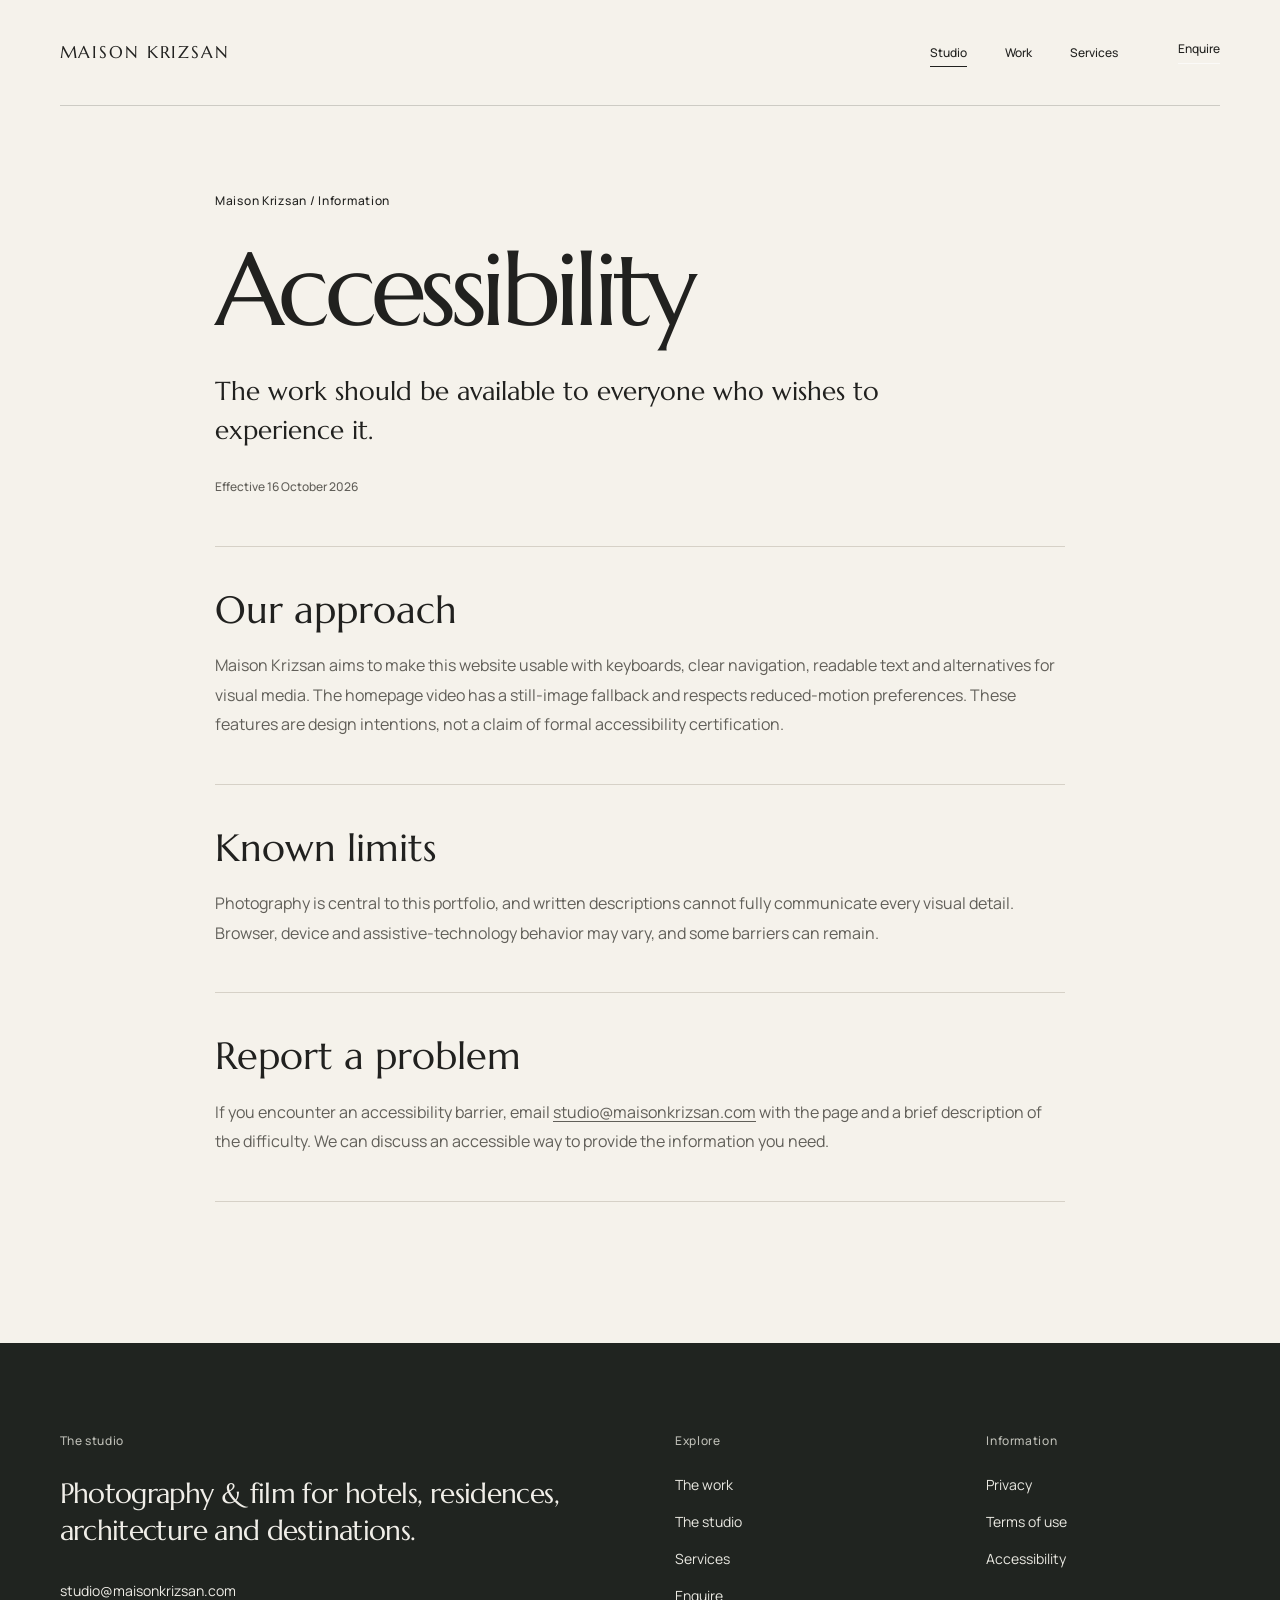
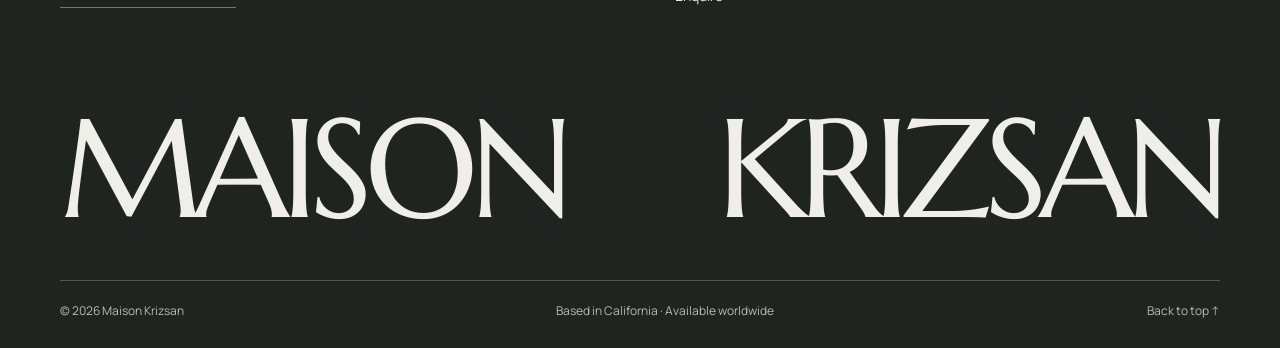
<file: accessibility.html>
<!DOCTYPE html>

<html lang="en"><head><meta charset="utf-8"/><meta content="width=device-width, initial-scale=1" name="viewport"/><meta content="#f5f2eb" name="theme-color"/>
<link href="/assets/favicon.svg" rel="icon" type="image/svg+xml"/><link href="https://fonts.googleapis.com" rel="preconnect"/><link crossorigin="" href="https://fonts.gstatic.com" rel="preconnect"/>
<link href="https://fonts.googleapis.com/css2?family=Marcellus&amp;family=Manrope:wght@400;500;600&amp;display=swap" rel="stylesheet"/><link href="/styles.css" rel="stylesheet"/><script defer="" src="/script.js"></script><title>Accessibility | Maison Krizsan</title><meta content="Accessibility information for the Maison Krizsan photography and film studio." name="description"/><link href="https://maisonkrizsan.com/accessibility.html" rel="canonical"/></head>
<body class="page-policy" id="top"><a class="skip-link" href="#main">Skip to content</a><header class="site-header" id="site-header"><div class="nav-wrap"><a aria-label="Maison Krizsan, homepage" class="nav-wordmark" href="/">MAISON KRIZSAN</a><nav aria-label="Primary navigation" class="nav-desktop"><a data-nav="home" href="/#founder">Studio</a><a data-nav="work" href="/work">Work</a><a href="/#commissions">Services</a></nav><a class="nav-enquire" href="/enquire">Enquire</a><button aria-controls="mobile-nav" aria-expanded="false" aria-label="Open navigation" class="nav-toggle" type="button"><span></span><span></span></button></div><nav aria-label="Mobile navigation" class="mobile-nav" hidden="" id="mobile-nav"><a href="/#founder">Studio</a><a href="/work">Work</a><a href="/#commissions">Services</a><a href="/enquire">Enquire</a></nav></header><main class="policy-main" id="main"><div class="policy-inner"><p class="section-label">Maison Krizsan / Information</p><h1>Accessibility</h1><p class="policy-lead">The work should be available to everyone who wishes to experience it.</p><p class="policy-date">Effective 16 October 2026</p><section class="policy-section"><h2>Our approach</h2><p>Maison Krizsan aims to make this website usable with keyboards, clear navigation, readable text and alternatives for visual media. The homepage video has a still-image fallback and respects reduced-motion preferences. These features are design intentions, not a claim of formal accessibility certification.</p></section>
<section class="policy-section"><h2>Known limits</h2><p>Photography is central to this portfolio, and written descriptions cannot fully communicate every visual detail. Browser, device and assistive-technology behavior may vary, and some barriers can remain.</p></section>
<section class="policy-section"><h2>Report a problem</h2><p>If you encounter an accessibility barrier, email <a href="mailto:studio@maisonkrizsan.com">studio@maisonkrizsan.com</a> with the page and a brief description of the difficulty. We can discuss an accessible way to provide the information you need.</p></section>
</div></main><footer aria-label="Site footer" class="site-footer">
<div class="footer-frame">
<div class="footer-directory">
<div class="footer-about"><p class="footer-eyebrow">The studio</p>
<p class="footer-about-copy">Photography &amp; film for hotels, residences, architecture and destinations.</p>
<a class="footer-mail" href="mailto:studio@maisonkrizsan.com">studio@maisonkrizsan.com</a>
</div>
<nav aria-label="Explore Maison Krizsan" class="footer-links">
<p class="footer-eyebrow">Explore</p>
<a href="/work">The work</a><a href="/#founder">The studio</a><a href="/#commissions">Services</a><a href="/enquire">Enquire</a>
</nav>
<nav aria-label="Policies and accessibility" class="footer-links footer-legal">
<p class="footer-eyebrow">Information</p>
<a href="/privacy.html">Privacy</a><a href="/terms.html">Terms of use</a><a href="/accessibility.html">Accessibility</a>
</nav>
</div>
<a aria-label="Maison Krizsan, return to the homepage" class="footer-wordmark" href="/"><span>MAISON</span><span>KRIZSAN</span></a>
<div class="footer-end"><span>© <span data-year="">2026</span> Maison Krizsan</span><span>Based in California · Available worldwide</span><a href="#top">Back to top ↑</a></div>
</div>
</footer></body></html>
</file>
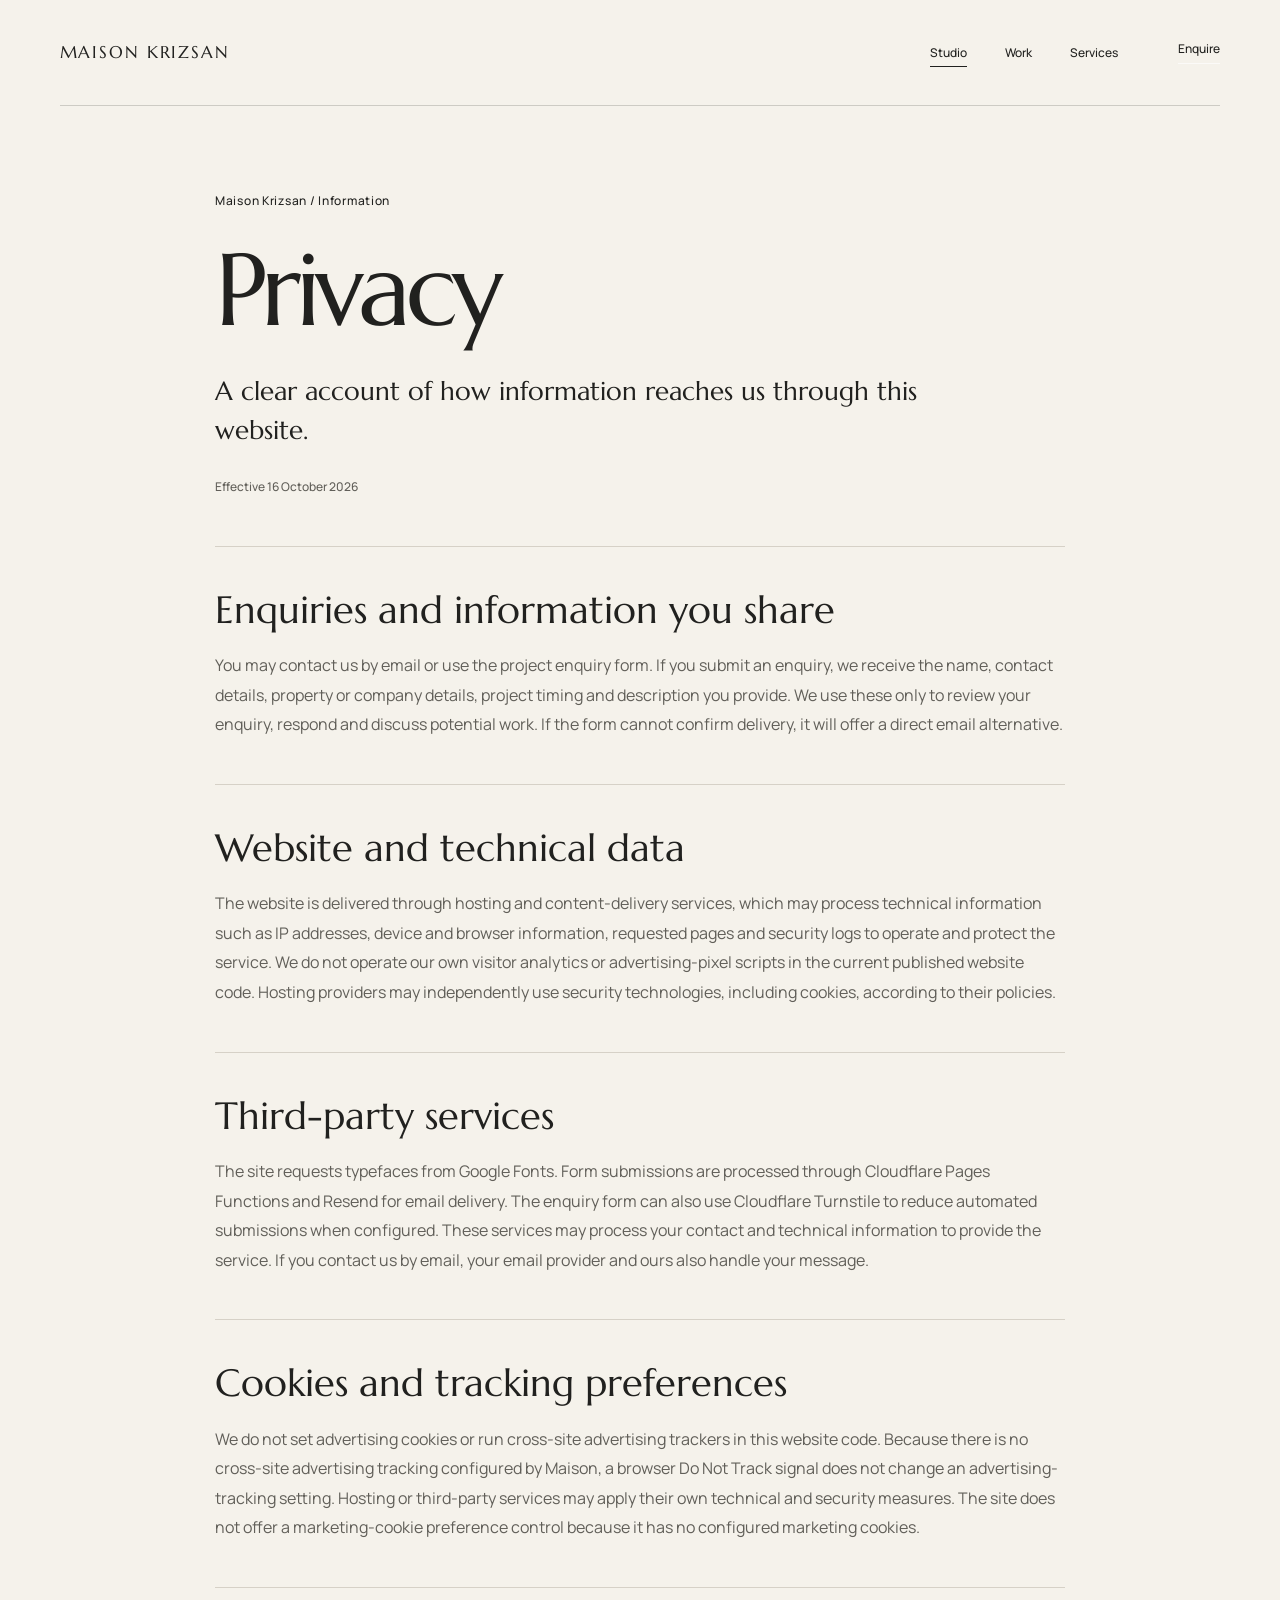
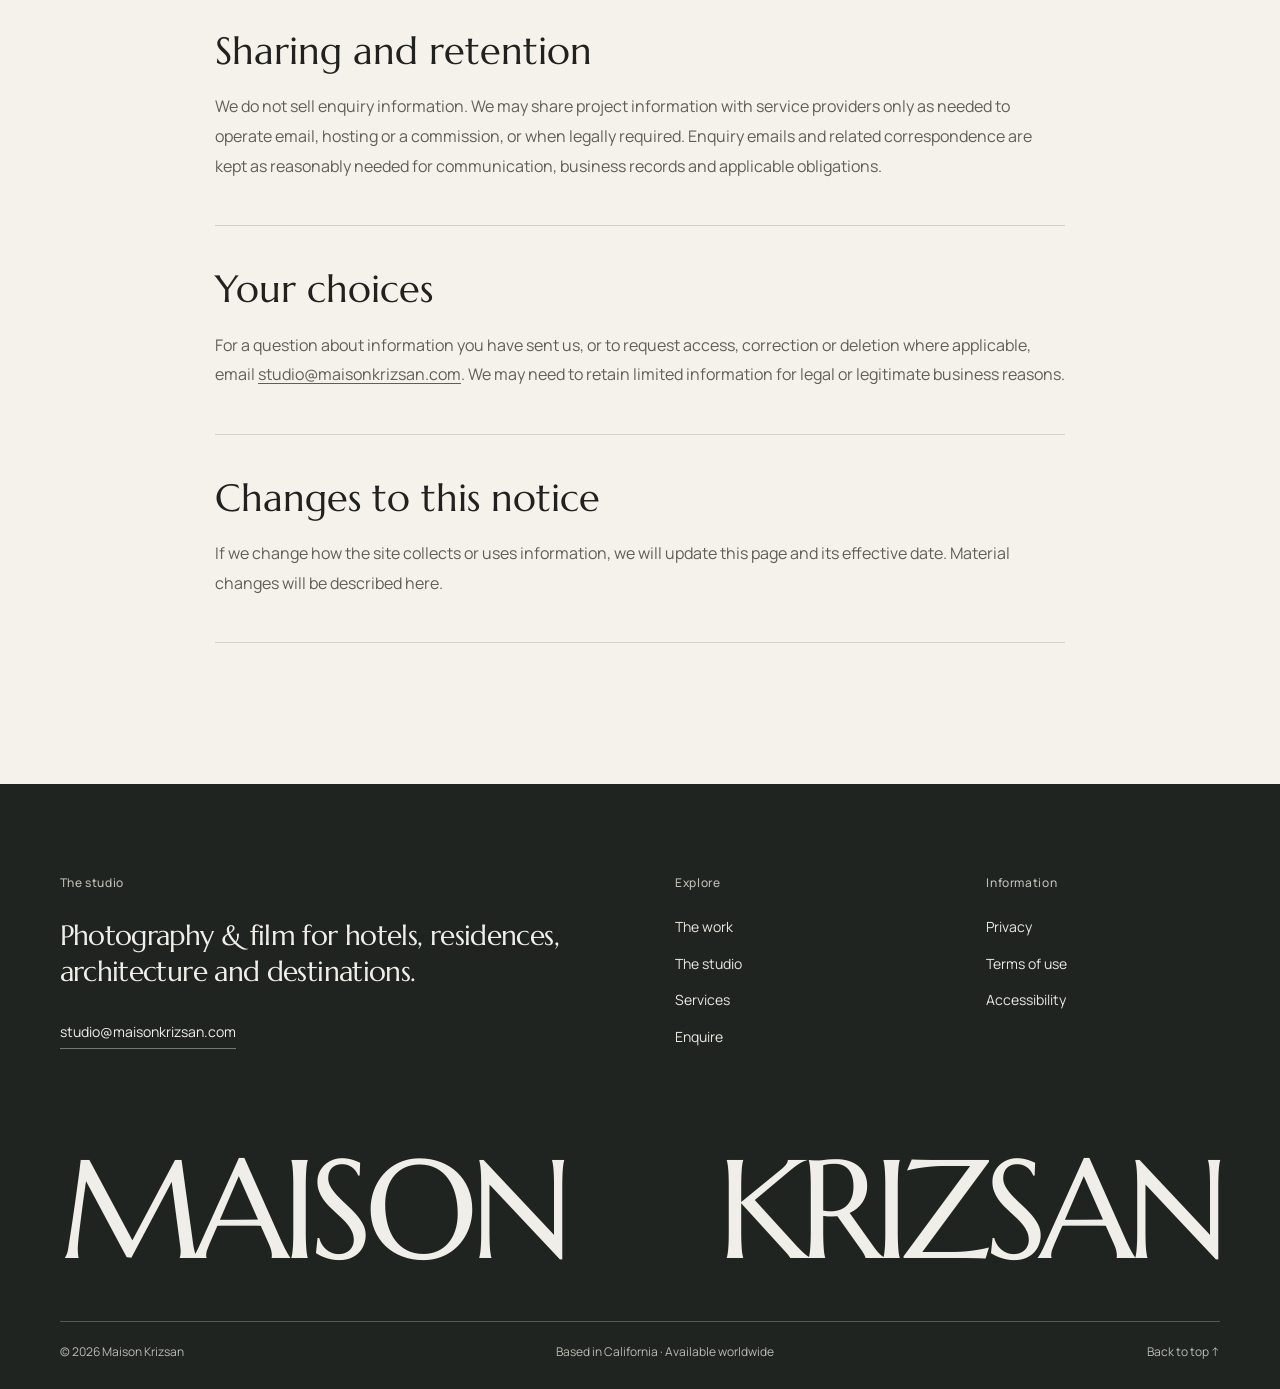
<file: privacy.html>
<!DOCTYPE html>

<html lang="en"><head><meta charset="utf-8"/><meta content="width=device-width, initial-scale=1" name="viewport"/><meta content="#f5f2eb" name="theme-color"/>
<link href="/assets/favicon.svg" rel="icon" type="image/svg+xml"/><link href="https://fonts.googleapis.com" rel="preconnect"/><link crossorigin="" href="https://fonts.gstatic.com" rel="preconnect"/>
<link href="https://fonts.googleapis.com/css2?family=Marcellus&amp;family=Manrope:wght@400;500;600&amp;display=swap" rel="stylesheet"/><link href="/styles.css" rel="stylesheet"/><script defer="" src="/script.js"></script><title>Privacy | Maison Krizsan</title><meta content="Privacy information for the Maison Krizsan photography and film studio." name="description"/><link href="https://maisonkrizsan.com/privacy.html" rel="canonical"/></head>
<body class="page-policy" id="top"><a class="skip-link" href="#main">Skip to content</a><header class="site-header" id="site-header"><div class="nav-wrap"><a aria-label="Maison Krizsan, homepage" class="nav-wordmark" href="/">MAISON KRIZSAN</a><nav aria-label="Primary navigation" class="nav-desktop"><a data-nav="home" href="/#founder">Studio</a><a data-nav="work" href="/work">Work</a><a href="/#commissions">Services</a></nav><a class="nav-enquire" href="/enquire">Enquire</a><button aria-controls="mobile-nav" aria-expanded="false" aria-label="Open navigation" class="nav-toggle" type="button"><span></span><span></span></button></div><nav aria-label="Mobile navigation" class="mobile-nav" hidden="" id="mobile-nav"><a href="/#founder">Studio</a><a href="/work">Work</a><a href="/#commissions">Services</a><a href="/enquire">Enquire</a></nav></header><main class="policy-main" id="main"><div class="policy-inner"><p class="section-label">Maison Krizsan / Information</p><h1>Privacy</h1><p class="policy-lead">A clear account of how information reaches us through this website.</p><p class="policy-date">Effective 16 October 2026</p><section class="policy-section"><h2>Enquiries and information you share</h2><p>You may contact us by email or use the project enquiry form. If you submit an enquiry, we receive the name, contact details, property or company details, project timing and description you provide. We use these only to review your enquiry, respond and discuss potential work. If the form cannot confirm delivery, it will offer a direct email alternative.</p></section>
<section class="policy-section"><h2>Website and technical data</h2><p>The website is delivered through hosting and content-delivery services, which may process technical information such as IP addresses, device and browser information, requested pages and security logs to operate and protect the service. We do not operate our own visitor analytics or advertising-pixel scripts in the current published website code. Hosting providers may independently use security technologies, including cookies, according to their policies.</p></section>
<section class="policy-section"><h2>Third-party services</h2><p>The site requests typefaces from Google Fonts. Form submissions are processed through Cloudflare Pages Functions and Resend for email delivery. The enquiry form can also use Cloudflare Turnstile to reduce automated submissions when configured. These services may process your contact and technical information to provide the service. If you contact us by email, your email provider and ours also handle your message.</p></section>
<section class="policy-section"><h2>Cookies and tracking preferences</h2><p>We do not set advertising cookies or run cross-site advertising trackers in this website code. Because there is no cross-site advertising tracking configured by Maison, a browser Do Not Track signal does not change an advertising-tracking setting. Hosting or third-party services may apply their own technical and security measures. The site does not offer a marketing-cookie preference control because it has no configured marketing cookies.</p></section>
<section class="policy-section"><h2>Sharing and retention</h2><p>We do not sell enquiry information. We may share project information with service providers only as needed to operate email, hosting or a commission, or when legally required. Enquiry emails and related correspondence are kept as reasonably needed for communication, business records and applicable obligations.</p></section>
<section class="policy-section"><h2>Your choices</h2><p>For a question about information you have sent us, or to request access, correction or deletion where applicable, email <a href="mailto:studio@maisonkrizsan.com">studio@maisonkrizsan.com</a>. We may need to retain limited information for legal or legitimate business reasons.</p></section>
<section class="policy-section"><h2>Changes to this notice</h2><p>If we change how the site collects or uses information, we will update this page and its effective date. Material changes will be described here.</p></section>
</div></main><footer aria-label="Site footer" class="site-footer">
<div class="footer-frame">
<div class="footer-directory">
<div class="footer-about"><p class="footer-eyebrow">The studio</p>
<p class="footer-about-copy">Photography &amp; film for hotels, residences, architecture and destinations.</p>
<a class="footer-mail" href="mailto:studio@maisonkrizsan.com">studio@maisonkrizsan.com</a>
</div>
<nav aria-label="Explore Maison Krizsan" class="footer-links">
<p class="footer-eyebrow">Explore</p>
<a href="/work">The work</a><a href="/#founder">The studio</a><a href="/#commissions">Services</a><a href="/enquire">Enquire</a>
</nav>
<nav aria-label="Policies and accessibility" class="footer-links footer-legal">
<p class="footer-eyebrow">Information</p>
<a href="/privacy.html">Privacy</a><a href="/terms.html">Terms of use</a><a href="/accessibility.html">Accessibility</a>
</nav>
</div>
<a aria-label="Maison Krizsan, return to the homepage" class="footer-wordmark" href="/"><span>MAISON</span><span>KRIZSAN</span></a>
<div class="footer-end"><span>© <span data-year="">2026</span> Maison Krizsan</span><span>Based in California · Available worldwide</span><a href="#top">Back to top ↑</a></div>
</div>
</footer></body></html>
</file>
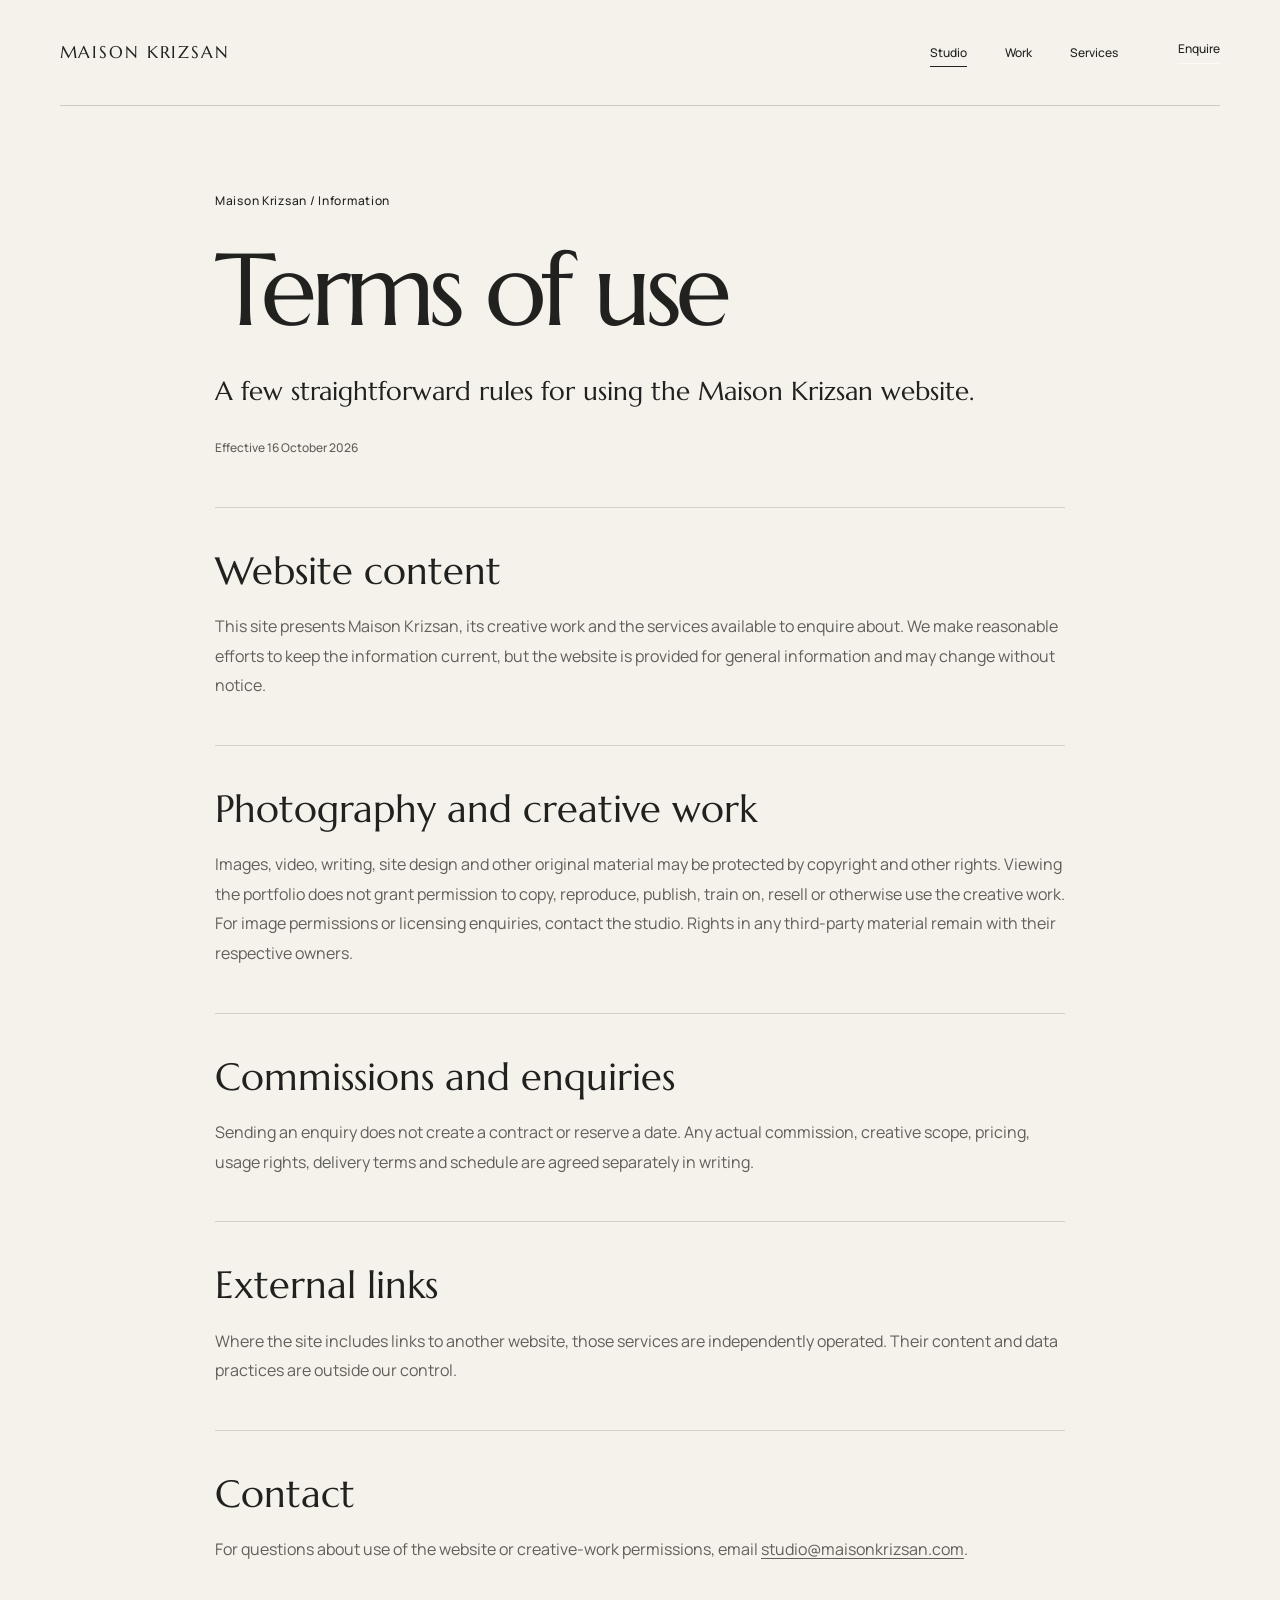
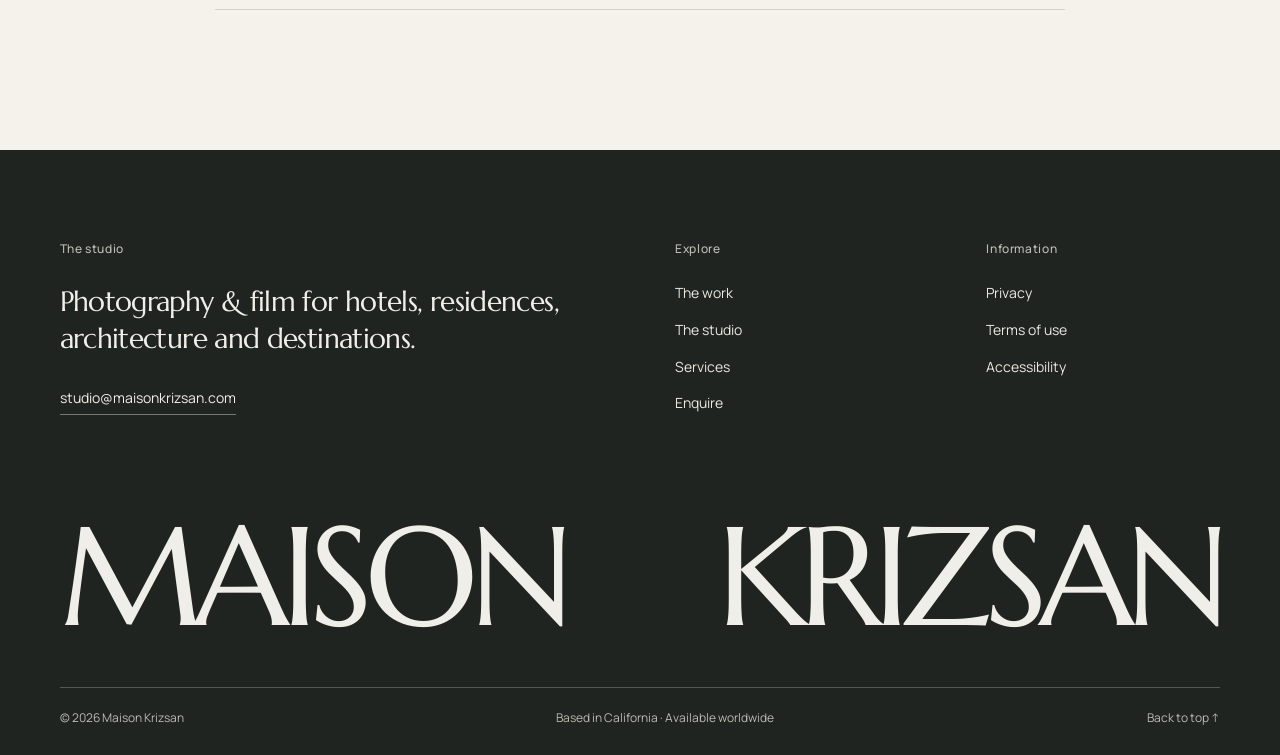
<file: terms.html>
<!DOCTYPE html>

<html lang="en"><head><meta charset="utf-8"/><meta content="width=device-width, initial-scale=1" name="viewport"/><meta content="#f5f2eb" name="theme-color"/>
<link href="/assets/favicon.svg" rel="icon" type="image/svg+xml"/><link href="https://fonts.googleapis.com" rel="preconnect"/><link crossorigin="" href="https://fonts.gstatic.com" rel="preconnect"/>
<link href="https://fonts.googleapis.com/css2?family=Marcellus&amp;family=Manrope:wght@400;500;600&amp;display=swap" rel="stylesheet"/><link href="/styles.css" rel="stylesheet"/><script defer="" src="/script.js"></script><title>Terms of use | Maison Krizsan</title><meta content="Terms of use information for the Maison Krizsan photography and film studio." name="description"/><link href="https://maisonkrizsan.com/terms.html" rel="canonical"/></head>
<body class="page-policy" id="top"><a class="skip-link" href="#main">Skip to content</a><header class="site-header" id="site-header"><div class="nav-wrap"><a aria-label="Maison Krizsan, homepage" class="nav-wordmark" href="/">MAISON KRIZSAN</a><nav aria-label="Primary navigation" class="nav-desktop"><a data-nav="home" href="/#founder">Studio</a><a data-nav="work" href="/work">Work</a><a href="/#commissions">Services</a></nav><a class="nav-enquire" href="/enquire">Enquire</a><button aria-controls="mobile-nav" aria-expanded="false" aria-label="Open navigation" class="nav-toggle" type="button"><span></span><span></span></button></div><nav aria-label="Mobile navigation" class="mobile-nav" hidden="" id="mobile-nav"><a href="/#founder">Studio</a><a href="/work">Work</a><a href="/#commissions">Services</a><a href="/enquire">Enquire</a></nav></header><main class="policy-main" id="main"><div class="policy-inner"><p class="section-label">Maison Krizsan / Information</p><h1>Terms of use</h1><p class="policy-lead">A few straightforward rules for using the Maison Krizsan website.</p><p class="policy-date">Effective 16 October 2026</p><section class="policy-section"><h2>Website content</h2><p>This site presents Maison Krizsan, its creative work and the services available to enquire about. We make reasonable efforts to keep the information current, but the website is provided for general information and may change without notice.</p></section>
<section class="policy-section"><h2>Photography and creative work</h2><p>Images, video, writing, site design and other original material may be protected by copyright and other rights. Viewing the portfolio does not grant permission to copy, reproduce, publish, train on, resell or otherwise use the creative work. For image permissions or licensing enquiries, contact the studio. Rights in any third-party material remain with their respective owners.</p></section>
<section class="policy-section"><h2>Commissions and enquiries</h2><p>Sending an enquiry does not create a contract or reserve a date. Any actual commission, creative scope, pricing, usage rights, delivery terms and schedule are agreed separately in writing.</p></section>
<section class="policy-section"><h2>External links</h2><p>Where the site includes links to another website, those services are independently operated. Their content and data practices are outside our control.</p></section>
<section class="policy-section"><h2>Contact</h2><p>For questions about use of the website or creative-work permissions, email <a href="mailto:studio@maisonkrizsan.com">studio@maisonkrizsan.com</a>.</p></section>
</div></main><footer aria-label="Site footer" class="site-footer">
<div class="footer-frame">
<div class="footer-directory">
<div class="footer-about"><p class="footer-eyebrow">The studio</p>
<p class="footer-about-copy">Photography &amp; film for hotels, residences, architecture and destinations.</p>
<a class="footer-mail" href="mailto:studio@maisonkrizsan.com">studio@maisonkrizsan.com</a>
</div>
<nav aria-label="Explore Maison Krizsan" class="footer-links">
<p class="footer-eyebrow">Explore</p>
<a href="/work">The work</a><a href="/#founder">The studio</a><a href="/#commissions">Services</a><a href="/enquire">Enquire</a>
</nav>
<nav aria-label="Policies and accessibility" class="footer-links footer-legal">
<p class="footer-eyebrow">Information</p>
<a href="/privacy.html">Privacy</a><a href="/terms.html">Terms of use</a><a href="/accessibility.html">Accessibility</a>
</nav>
</div>
<a aria-label="Maison Krizsan, return to the homepage" class="footer-wordmark" href="/"><span>MAISON</span><span>KRIZSAN</span></a>
<div class="footer-end"><span>© <span data-year="">2026</span> Maison Krizsan</span><span>Based in California · Available worldwide</span><a href="#top">Back to top ↑</a></div>
</div>
</footer></body></html>
</file>
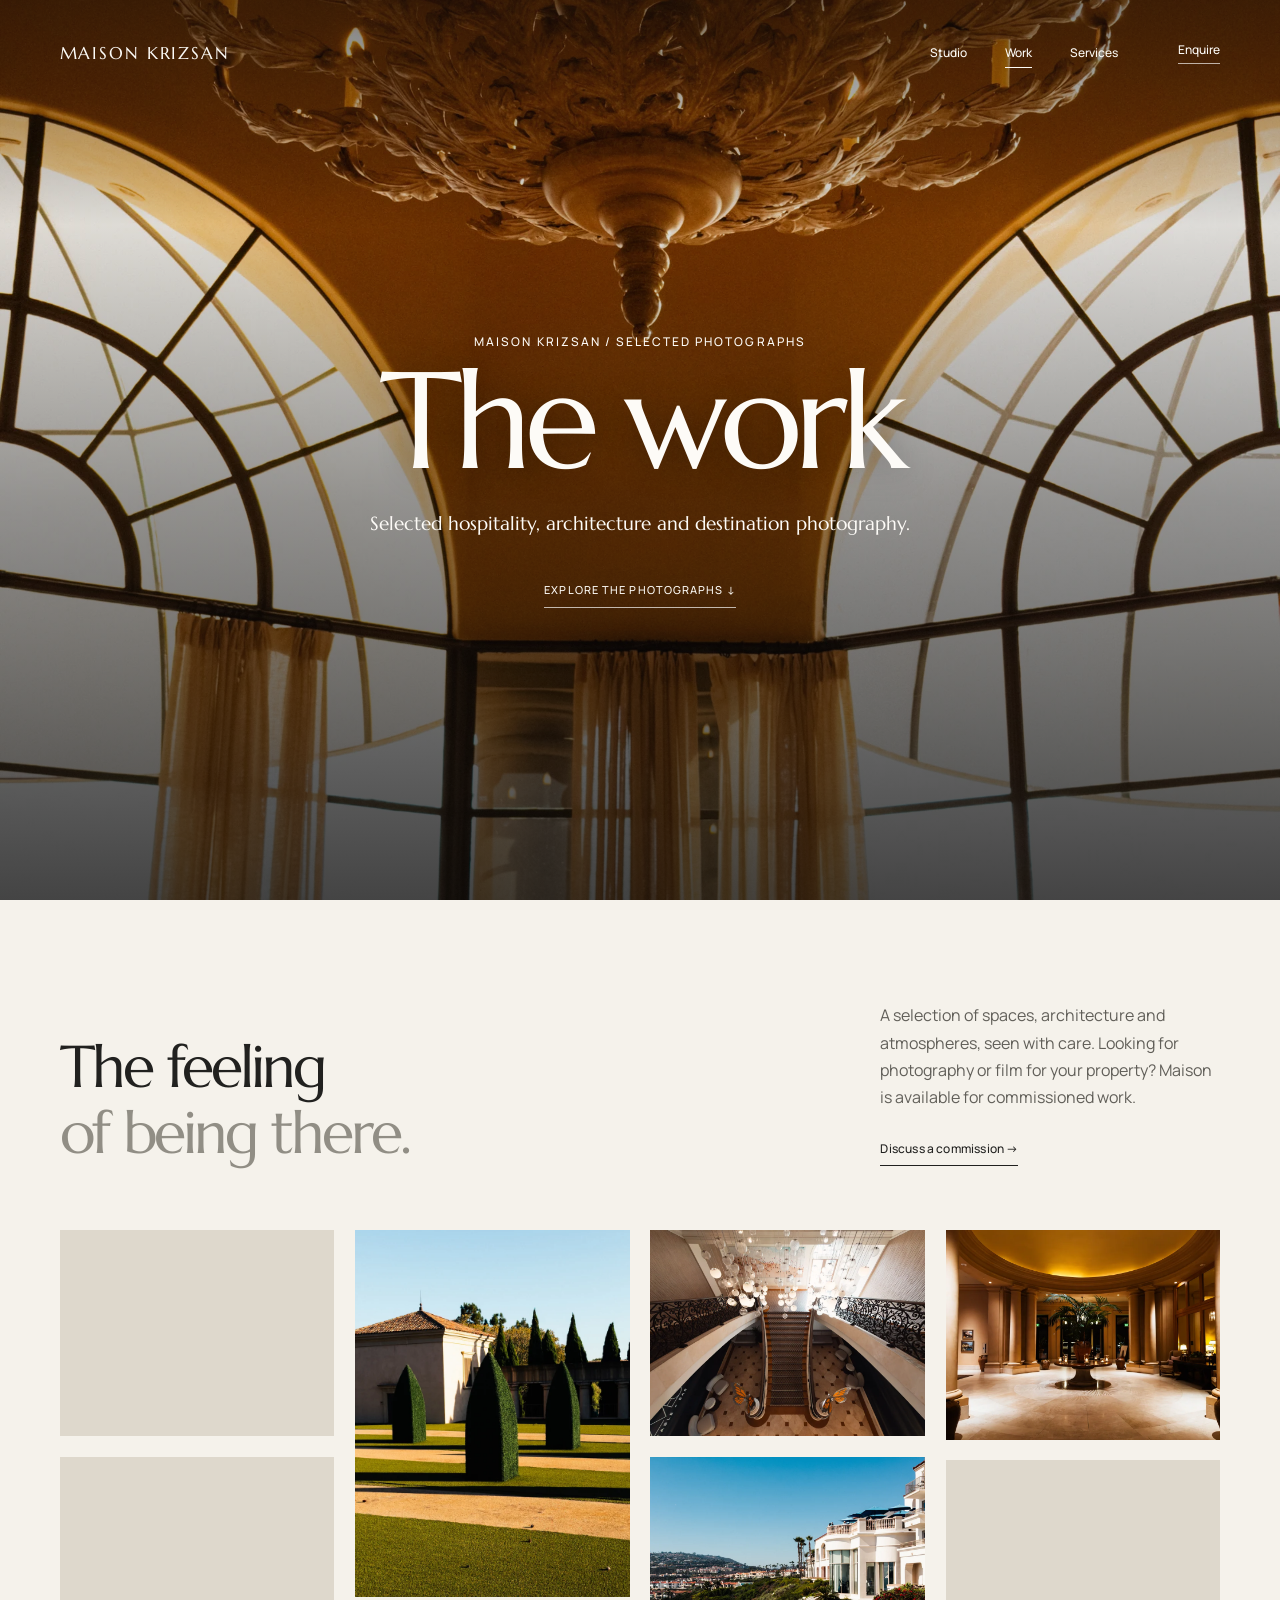
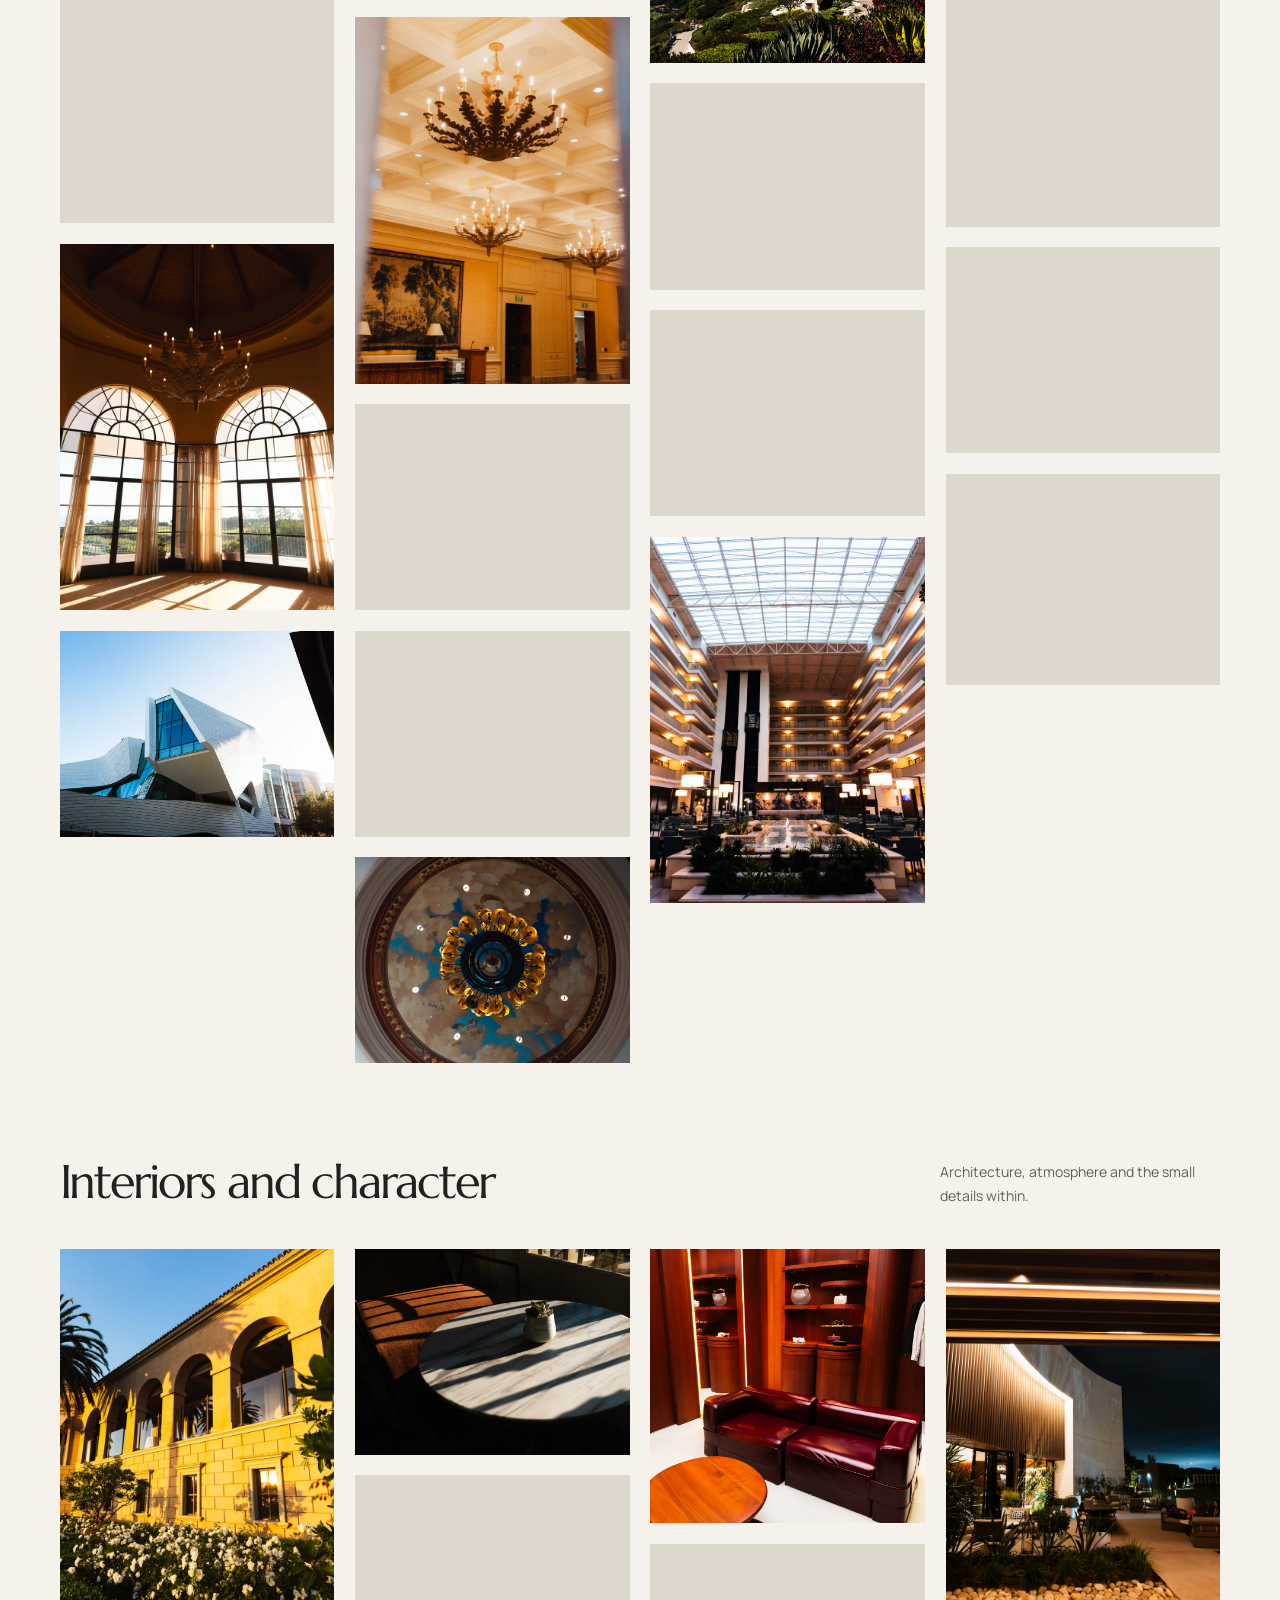
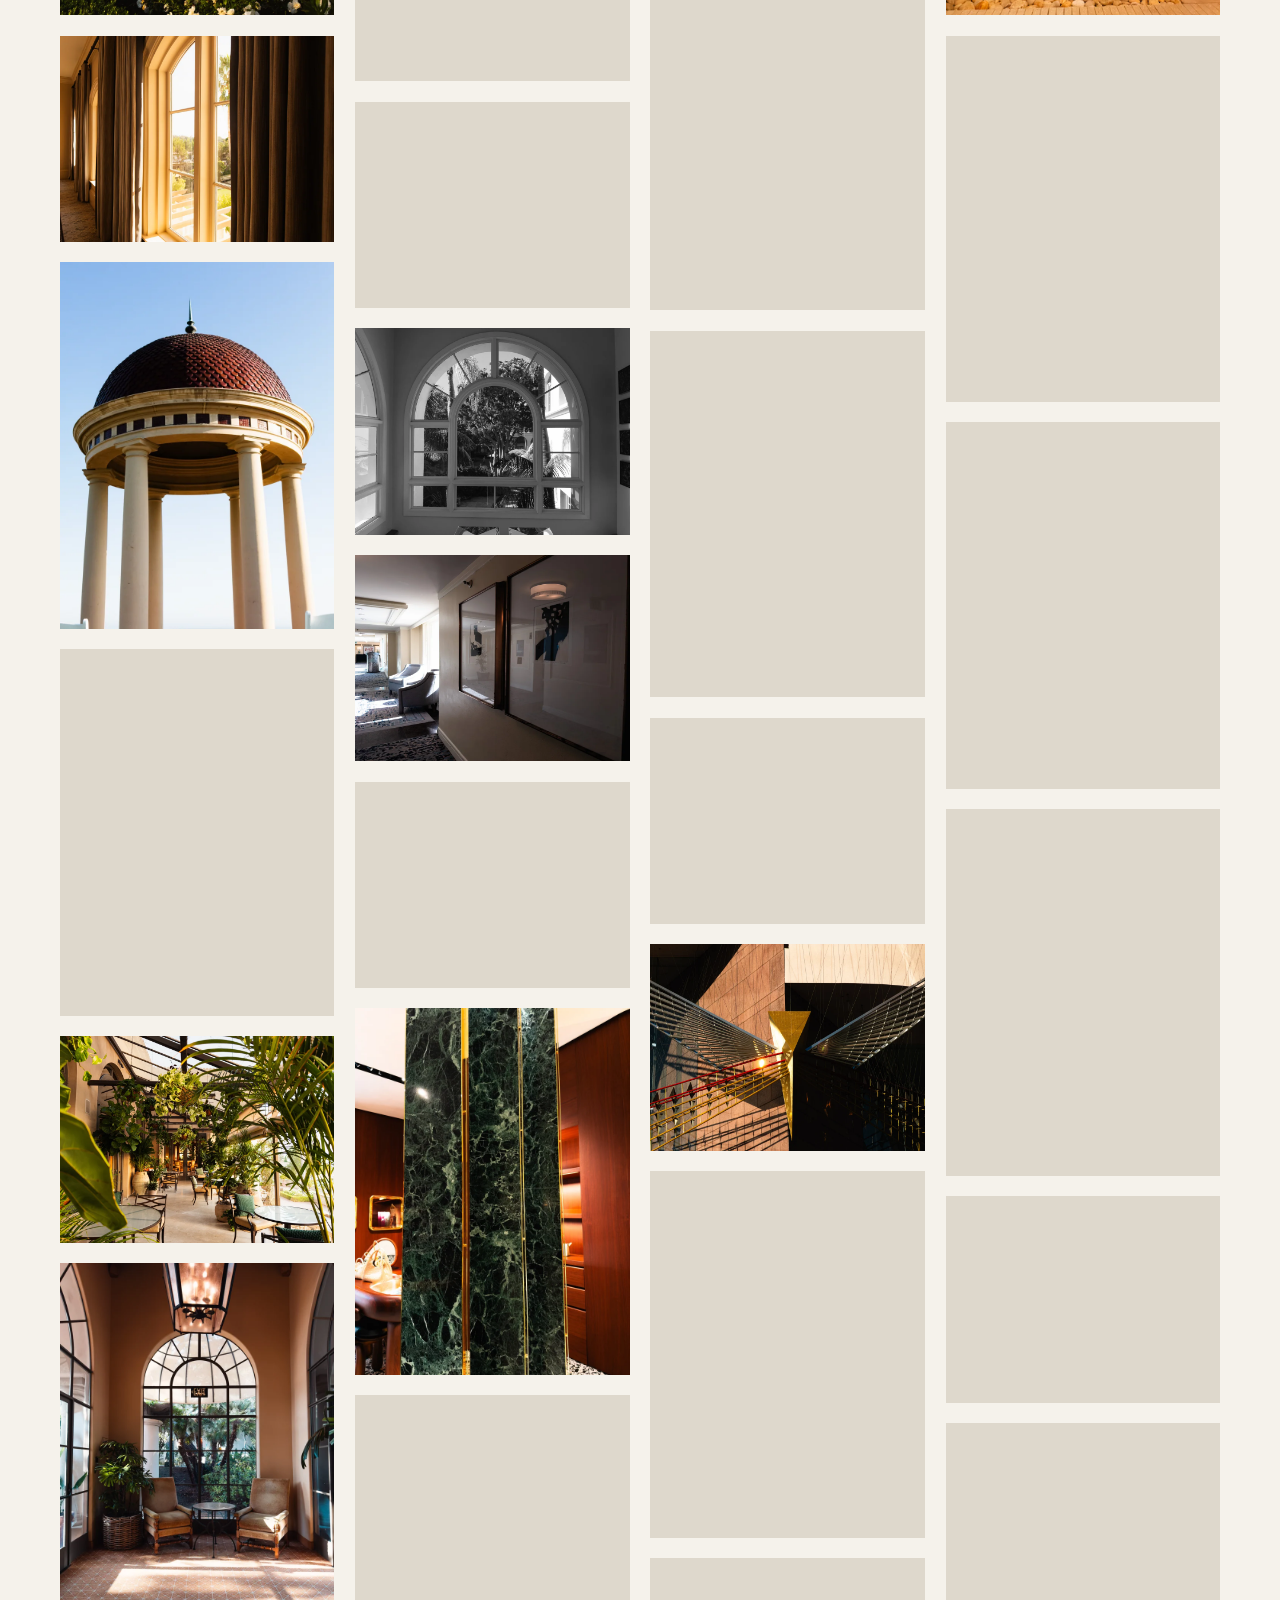
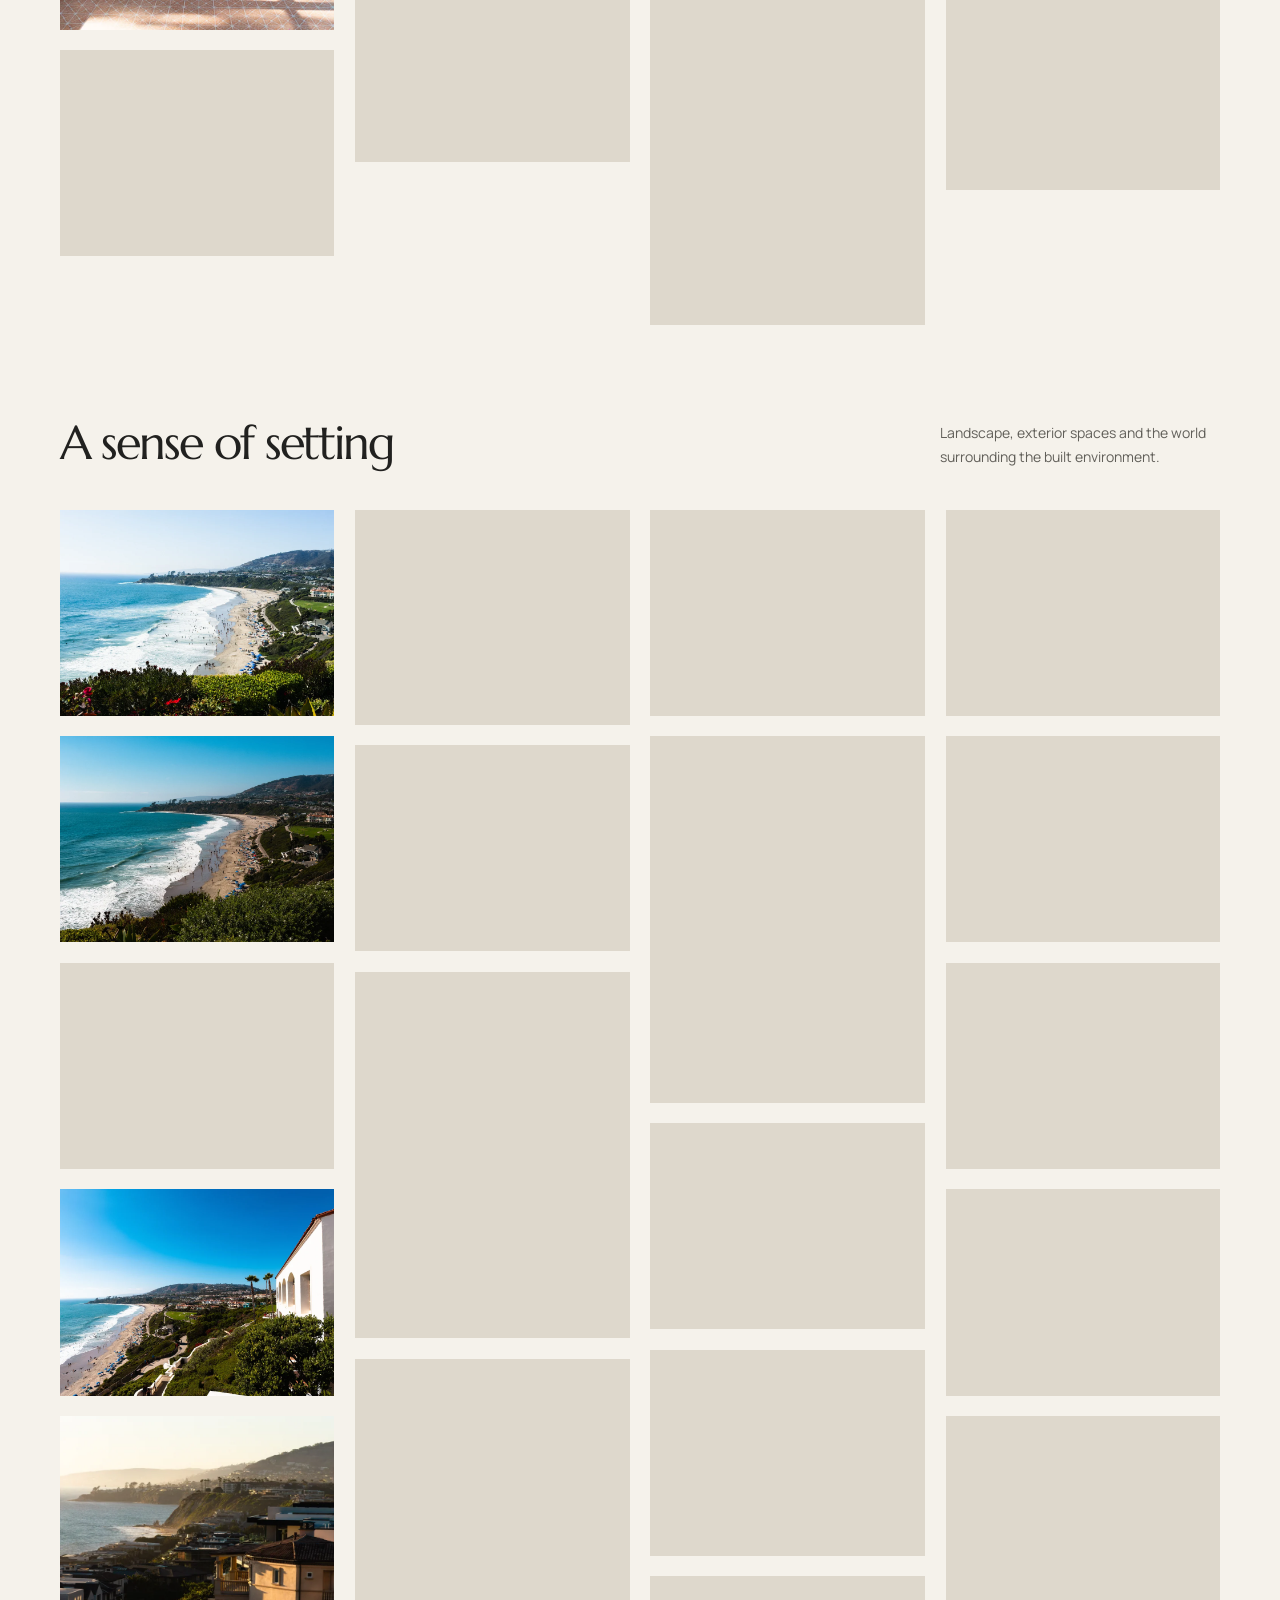
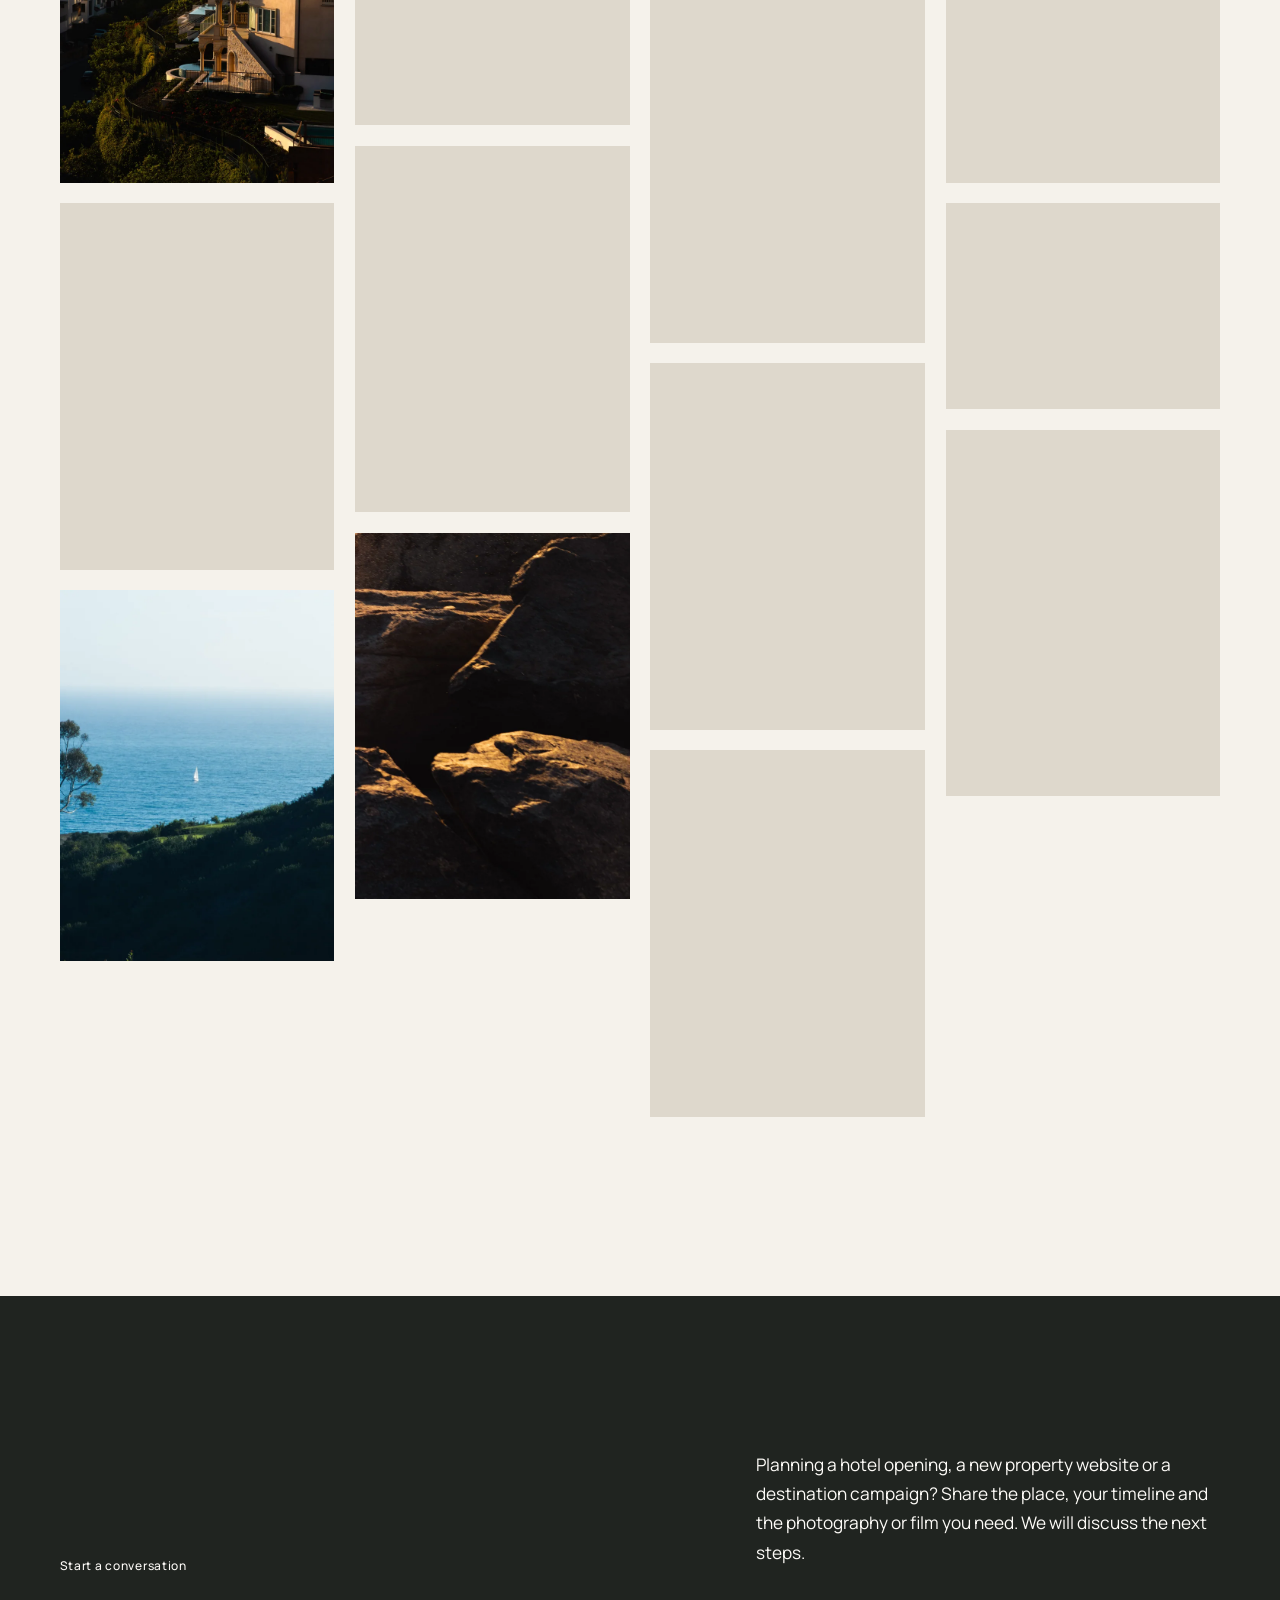
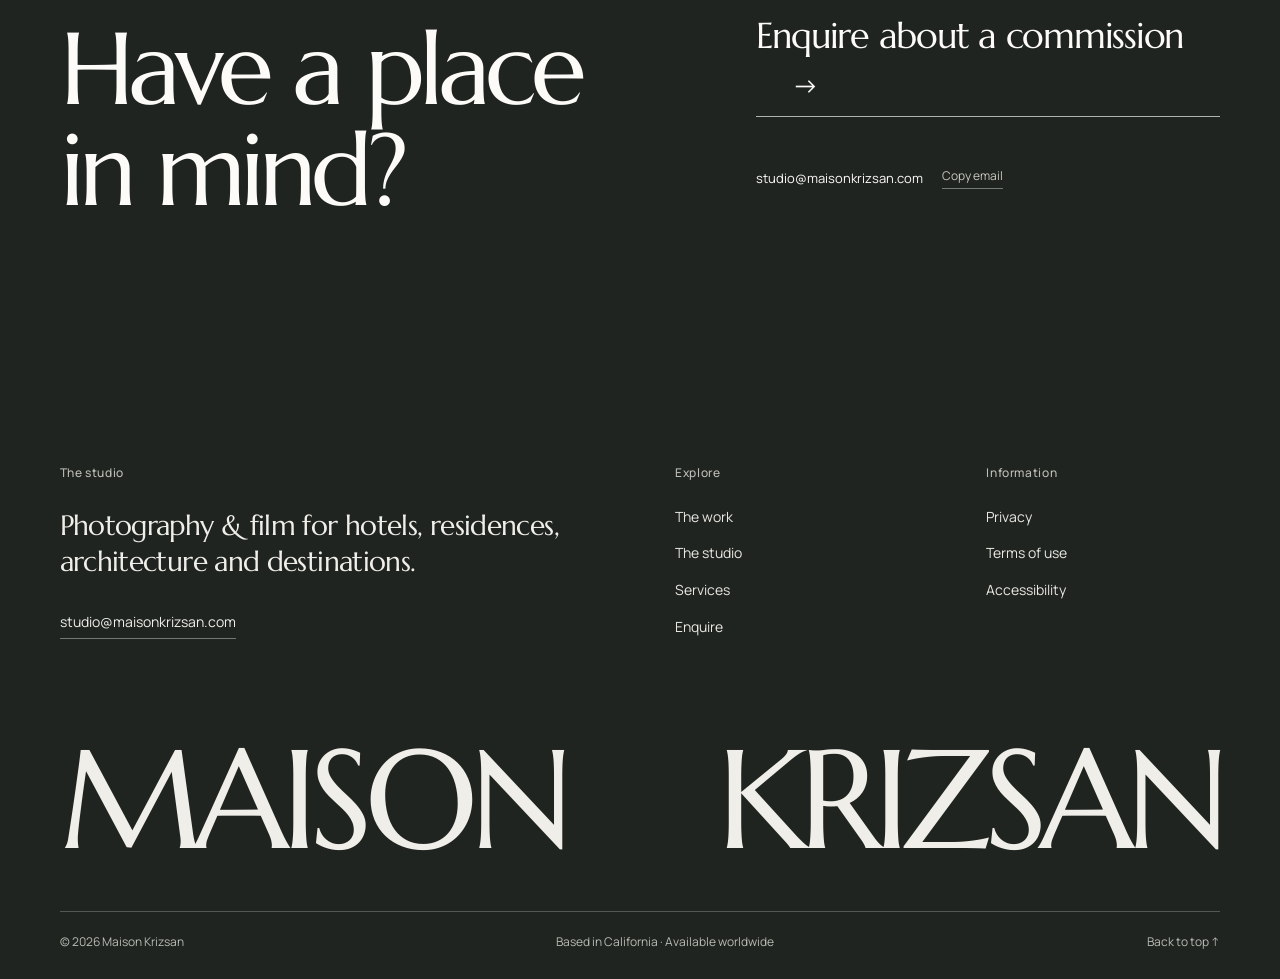
<file: work.html>
<!DOCTYPE html>

<html lang="en"><head><meta charset="utf-8"/><meta content="width=device-width,initial-scale=1" name="viewport"/><meta content="#f5f2eb" name="theme-color"/><link href="/assets/favicon.svg" rel="icon" type="image/svg+xml"/><link href="https://fonts.googleapis.com" rel="preconnect"/><link crossorigin="" href="https://fonts.gstatic.com" rel="preconnect"/><link href="https://fonts.googleapis.com/css2?family=Marcellus&amp;family=Manrope:wght@400;500;600&amp;display=swap" rel="stylesheet"/><link href="/styles.css" rel="stylesheet"/><script defer="" src="/script.js"></script><title>Photography Portfolio &amp; Commissions | Maison Krizsan</title><meta content="Explore selected architectural, hospitality and destination photographs by Maison Krizsan. Photography, film and visual direction available for commission." name="description"/><link href="https://maisonkrizsan.com/work" rel="canonical"/><meta content="website" property="og:type"/><meta content="The Work | MAISON KRIZSAN Photography &amp; Film" property="og:title"/><meta content="Photography and film for hotels, residences and destinations." property="og:description"/><meta content="https://maisonkrizsan.com/assets/maison-social.jpg" property="og:image"/><meta content="summary_large_image" name="twitter:card"/><script type="application/ld+json">{"@context":"https://schema.org","@type":"Organization","@id":"https://maisonkrizsan.com/#studio","name":"Maison Krizsan","url":"https://maisonkrizsan.com/","description":"Independent photography and film studio for architecture, hotels, residences and destinations.","email":"studio@maisonkrizsan.com","founder":{"@type":"Person","name":"Mark Krizsan"},"areaServed":["California","Worldwide"],"knowsAbout":["Architectural photography","Hospitality photography","Property films","Visual direction"]}</script></head><body class="page-work" id="top"><a class="skip-link" href="#main">Skip to content</a><header class="site-header" id="site-header"><div class="nav-wrap"><a aria-label="Maison Krizsan, homepage" class="nav-wordmark" href="/">MAISON KRIZSAN</a><nav aria-label="Primary navigation" class="nav-desktop"><a data-nav="home" href="/#founder">Studio</a><a data-nav="work" href="/work">Work</a><a href="/#commissions">Services</a></nav><a class="nav-enquire" href="/enquire">Enquire</a><button aria-controls="mobile-nav" aria-expanded="false" aria-label="Open navigation" class="nav-toggle" type="button"><span></span><span></span></button></div><nav aria-label="Mobile navigation" class="mobile-nav" hidden="" id="mobile-nav"><a href="/#founder">Studio</a><a href="/work">Work</a><a href="/#commissions">Services</a><a href="/enquire">Enquire</a></nav></header><main id="main">
<section aria-labelledby="work-hero-title" class="cover cover--work cover--v3"><div class="cover-photo"><img alt="Chandelier within a tall arched interior" decoding="async" fetchpriority="high" height="1600" loading="eager" sizes="100vw" src="/assets/webp/batch-01/destination-07-1600.webp" srcset="/assets/webp/batch-01/destination-07-960.webp 720w, /assets/webp/batch-01/destination-07-1600.webp 1200w, /assets/webp/batch-01/destination-07-2560.webp 1920w" width="1200"/> </div><div class="cover-vignette"></div><div class="cover-center cover-center--work"><p class="cover-kicker">Maison Krizsan / Selected photographs</p><h1 class="work-cover-title" id="work-hero-title">The work</h1><p class="cover-description">Selected hospitality, architecture and destination photography.</p><a class="cover-scroll" href="#gallery">Explore the photographs <span aria-hidden="true">↓</span></a></div></section>
<section class="work-intro shell" id="gallery"><h2>The feeling<br/><em>of being there.</em></h2><div class="work-intro-side"><p>A selection of spaces, architecture and atmospheres, seen with care. Looking for photography or film for your property? Maison is available for commissioned work.</p><div class="work-intro-actions"><a href="/enquire">Discuss a commission  →</a></div></div></section>
<section aria-label="Maison Krizsan photographic portfolio" class="work-gallery shell"><div class="gallery-spread"><figure class="work-figure" data-cinema="frame" data-photo-id="15"><button aria-label="View photograph: Arcaded beachfront architecture facing the Pacific" class="gallery-open" data-image-id="15" type="button"><img alt="Arcaded beachfront architecture facing the Pacific" decoding="async" height="1200" loading="lazy" sizes="(max-width:760px) 92vw, (max-width:1100px) 48vw, 88vw" src="/assets/webp/batch-01/destination-15-1600.webp" srcset="/assets/webp/batch-01/destination-15-960.webp 960w, /assets/webp/batch-01/destination-15-1600.webp 1600w, /assets/webp/batch-01/destination-15-2560.webp 2560w" width="1600"/></button></figure></div>
<div class="gallery-pair gallery-pair--portrait-pair" data-cinema="reveal"><figure class="work-figure" data-photo-id="10"><button aria-label="View photograph: Palm-lined entrance to a Mediterranean style property at dusk" class="gallery-open" data-image-id="10" type="button"><img alt="Palm-lined entrance to a Mediterranean style property at dusk" decoding="async" height="1600" loading="lazy" sizes="(max-width:760px) 92vw, (max-width:1100px) 48vw, 88vw" src="/assets/webp/batch-01/destination-10-1600.webp" srcset="/assets/webp/batch-01/destination-10-960.webp 720w, /assets/webp/batch-01/destination-10-1600.webp 1200w, /assets/webp/batch-01/destination-10-2560.webp 1920w" width="1200"/></button></figure><figure class="work-figure" data-photo-id="33"><button aria-label="View photograph: Grand chandelier before symmetrical arched windows" class="gallery-open" data-image-id="33" type="button"><img alt="Grand chandelier before symmetrical arched windows" decoding="async" height="1600" loading="lazy" sizes="(max-width:760px) 92vw, (max-width:1100px) 48vw, 88vw" src="/assets/webp/batch-02/IMG_0826-1791704242-1600.webp" srcset="/assets/webp/batch-02/IMG_0826-1791704242-960.webp 720w, /assets/webp/batch-02/IMG_0826-1791704242-1600.webp 1200w, /assets/webp/batch-02/IMG_0826-1791704242-2560.webp 1920w" width="1200"/></button></figure></div>
<div class="gallery-spread"><figure class="work-figure" data-cinema="frame" data-photo-id="22"><button aria-label="View photograph: Angular modern building under bright sky" class="gallery-open" data-image-id="22" type="button"><img alt="Angular modern building under bright sky" decoding="async" height="1200" loading="lazy" sizes="(max-width:760px) 92vw, (max-width:1100px) 48vw, 88vw" src="/assets/webp/batch-01/destination-22-1600.webp" srcset="/assets/webp/batch-01/destination-22-960.webp 960w, /assets/webp/batch-01/destination-22-1600.webp 1600w, /assets/webp/batch-01/destination-22-2560.webp 2560w" width="1600"/></button></figure></div>
<div class="gallery-pair gallery-pair--portrait-pair" data-cinema="reveal"><figure class="work-figure" data-photo-id="8"><button aria-label="View photograph: Formal landscape paths with cypress trees" class="gallery-open" data-image-id="8" type="button"><img alt="Formal landscape paths with cypress trees" decoding="async" height="1600" loading="lazy" sizes="(max-width:760px) 92vw, (max-width:1100px) 48vw, 88vw" src="/assets/webp/batch-01/destination-08-1600.webp" srcset="/assets/webp/batch-01/destination-08-960.webp 720w, /assets/webp/batch-01/destination-08-1600.webp 1200w, /assets/webp/batch-01/destination-08-2560.webp 1920w" width="1200"/></button></figure><figure class="work-figure" data-photo-id="29"><button aria-label="View photograph: Warm chandelier fixtures in an elegant lobby" class="gallery-open" data-image-id="29" type="button"><img alt="Warm chandelier fixtures in an elegant lobby" decoding="async" height="1600" loading="lazy" sizes="(max-width:760px) 92vw, (max-width:1100px) 48vw, 88vw" src="/assets/webp/batch-02/IMG_0767-1791703961-1600.webp" srcset="/assets/webp/batch-02/IMG_0767-1791703961-960.webp 720w, /assets/webp/batch-02/IMG_0767-1791703961-1600.webp 1200w, /assets/webp/batch-02/IMG_0767-1791703961-2560.webp 1920w" width="1200"/></button></figure></div>
<div class="gallery-spread"><figure class="work-figure" data-cinema="frame" data-photo-id="19"><button aria-label="View photograph: Classical coastal architecture and sculptural balustrade" class="gallery-open" data-image-id="19" type="button"><img alt="Classical coastal architecture and sculptural balustrade" decoding="async" height="1200" loading="lazy" sizes="(max-width:760px) 92vw, (max-width:1100px) 48vw, 88vw" src="/assets/webp/batch-01/destination-19-1600.webp" srcset="/assets/webp/batch-01/destination-19-960.webp 960w, /assets/webp/batch-01/destination-19-1600.webp 1600w, /assets/webp/batch-01/destination-19-2560.webp 2560w" width="1600"/></button></figure></div>
<div class="gallery-pair gallery-pair--landscape-pair"><figure class="work-figure" data-photo-id="21"><button aria-label="View photograph: Architectural skylight seen from beneath" class="gallery-open" data-image-id="21" type="button"><img alt="Architectural skylight seen from beneath" decoding="async" height="1200" loading="lazy" sizes="(max-width:760px) 92vw, (max-width:1100px) 48vw, 88vw" src="/assets/webp/batch-01/destination-21-1600.webp" srcset="/assets/webp/batch-01/destination-21-960.webp 960w, /assets/webp/batch-01/destination-21-1600.webp 1600w, /assets/webp/batch-01/destination-21-2560.webp 2560w" width="1600"/></button></figure><figure class="work-figure" data-photo-id="54"><button aria-label="View photograph: Ornate circular dome and central decorative fixture" class="gallery-open" data-image-id="54" type="button"><img alt="Ornate circular dome and central decorative fixture" decoding="async" height="1200" loading="lazy" sizes="(max-width:760px) 92vw, (max-width:1100px) 48vw, 88vw" src="/assets/webp/batch-02/IMG_1566-1600.webp" srcset="/assets/webp/batch-02/IMG_1566-960.webp 960w, /assets/webp/batch-02/IMG_1566-1600.webp 1600w, /assets/webp/batch-02/IMG_1566-2560.webp 2560w" width="1600"/></button></figure></div>
<div class="gallery-spread"><figure class="work-figure" data-cinema="frame" data-photo-id="56"><button aria-label="View photograph: Looking down into a grand multi-level staircase" class="gallery-open" data-image-id="56" type="button"><img alt="Looking down into a grand multi-level staircase" decoding="async" height="1200" loading="lazy" sizes="(max-width:760px) 92vw, (max-width:1100px) 48vw, 88vw" src="/assets/webp/batch-02/IMG_1583-1600.webp" srcset="/assets/webp/batch-02/IMG_1583-960.webp 960w, /assets/webp/batch-02/IMG_1583-1600.webp 1600w, /assets/webp/batch-02/IMG_1583-2560.webp 2560w" width="1600"/></button></figure></div>
<div class="gallery-pair gallery-pair--landscape-pair"><figure class="work-figure" data-photo-id="12"><button aria-label="View photograph: Grand white hotel building overlooking coastal hills" class="gallery-open" data-image-id="12" type="button"><img alt="Grand white hotel building overlooking coastal hills" decoding="async" height="1200" loading="lazy" sizes="(max-width:760px) 92vw, (max-width:1100px) 48vw, 88vw" src="/assets/webp/batch-01/destination-12-1600.webp" srcset="/assets/webp/batch-01/destination-12-960.webp 960w, /assets/webp/batch-01/destination-12-1600.webp 1600w, /assets/webp/batch-01/destination-12-2560.webp 2560w" width="1600"/></button></figure><figure class="work-figure" data-photo-id="63"><button aria-label="View photograph: Modern glass and steel facade against blue sky" class="gallery-open" data-image-id="63" type="button"><img alt="Modern glass and steel facade against blue sky" decoding="async" height="1200" loading="lazy" sizes="(max-width:760px) 92vw, (max-width:1100px) 48vw, 88vw" src="/assets/webp/batch-02/IMG_1677-1600.webp" srcset="/assets/webp/batch-02/IMG_1677-960.webp 960w, /assets/webp/batch-02/IMG_1677-1600.webp 1600w, /assets/webp/batch-02/IMG_1677-2560.webp 2560w" width="1600"/></button></figure></div><aside aria-label="Commission Maison Krizsan" class="work-commission-bridge"><div><p class="bridge-eyebrow">Commission Maison</p><h2>Your place deserves to be seen at its best.</h2><p>Planning photography or film for a hotel, residence or destination? Tell us about the property and what you need the images to accomplish.</p></div><div class="bridge-actions"><a class="bridge-link" href="/enquire">Start a project enquiry <span aria-hidden="true">→</span></a></div></aside>
<div class="gallery-spread"><figure class="work-figure" data-photo-id="20"><button aria-label="View photograph: Dome and chandelier with sunlight streaming through" class="gallery-open" data-image-id="20" type="button"><img alt="Dome and chandelier with sunlight streaming through" decoding="async" height="1200" loading="lazy" sizes="(max-width:760px) 92vw, (max-width:1100px) 48vw, 88vw" src="/assets/webp/batch-01/destination-20-1600.webp" srcset="/assets/webp/batch-01/destination-20-960.webp 960w, /assets/webp/batch-01/destination-20-1600.webp 1600w, /assets/webp/batch-01/destination-20-2560.webp 2560w" width="1600"/></button></figure></div>
<div class="gallery-pair gallery-pair--mixed-pair"><figure class="work-figure" data-photo-id="38"><button aria-label="View photograph: Multi-storey interior with warm architectural lights" class="gallery-open" data-image-id="38" type="button"><img alt="Multi-storey interior with warm architectural lights" decoding="async" height="1600" loading="lazy" sizes="(max-width:760px) 92vw, (max-width:1100px) 48vw, 88vw" src="/assets/webp/batch-02/IMG_1106-2-1791706030-1600.webp" srcset="/assets/webp/batch-02/IMG_1106-2-1791706030-960.webp 720w, /assets/webp/batch-02/IMG_1106-2-1791706030-1600.webp 1200w, /assets/webp/batch-02/IMG_1106-2-1791706030-2560.webp 1920w" width="1200"/></button></figure><figure class="work-figure" data-photo-id="74"><button aria-label="View photograph: Symmetrical warm stone lobby with circular cove lighting" class="gallery-open" data-image-id="74" type="button"><img alt="Symmetrical warm stone lobby with circular cove lighting" decoding="async" height="1221" loading="lazy" sizes="(max-width:760px) 92vw, (max-width:1100px) 48vw, 88vw" src="/assets/webp/batch-02/krizsan-standard-bg-1600.webp" srcset="/assets/webp/batch-02/krizsan-standard-bg-960.webp 960w, /assets/webp/batch-02/krizsan-standard-bg-1600.webp 1600w, /assets/webp/batch-02/krizsan-standard-bg-2560.webp 2560w" width="1600"/></button></figure></div>
<div class="gallery-pair gallery-pair--mixed-pair"><figure class="work-figure" data-photo-id="37"><button aria-label="View photograph: Illuminated property exterior framed by tropical leaves" class="gallery-open" data-image-id="37" type="button"><img alt="Illuminated property exterior framed by tropical leaves" decoding="async" height="1600" loading="lazy" sizes="(max-width:760px) 92vw, (max-width:1100px) 48vw, 88vw" src="/assets/webp/batch-02/IMG_0945-2-1791705054-1600.webp" srcset="/assets/webp/batch-02/IMG_0945-2-1791705054-960.webp 720w, /assets/webp/batch-02/IMG_0945-2-1791705054-1600.webp 1200w, /assets/webp/batch-02/IMG_0945-2-1791705054-2560.webp 1920w" width="1200"/></button></figure><figure class="work-figure" data-photo-id="66"><button aria-label="View photograph: Warm golden coastal sunset and silhouettes of palms" class="gallery-open" data-image-id="66" type="button"><img alt="Warm golden coastal sunset and silhouettes of palms" decoding="async" height="1200" loading="lazy" sizes="(max-width:760px) 92vw, (max-width:1100px) 48vw, 88vw" src="/assets/webp/batch-02/IMG_2021-1791706031-1600.webp" srcset="/assets/webp/batch-02/IMG_2021-1791706031-960.webp 960w, /assets/webp/batch-02/IMG_2021-1791706031-1600.webp 1600w, /assets/webp/batch-02/IMG_2021-1791706031-2560.webp 2560w" width="1600"/></button></figure></div>
<div class="gallery-solo"><figure class="work-figure" data-photo-id="47"><button aria-label="View photograph: Sunlit arched windows and chandelier in an elegant room" class="gallery-open" data-image-id="47" type="button"><img alt="Sunlit arched windows and chandelier in an elegant room" decoding="async" height="1227" loading="lazy" sizes="(max-width:760px) 92vw, (max-width:1100px) 48vw, 88vw" src="/assets/webp/batch-02/IMG_1494-1600.webp" srcset="/assets/webp/batch-02/IMG_1494-960.webp 960w, /assets/webp/batch-02/IMG_1494-1600.webp 1600w, /assets/webp/batch-02/IMG_1494-2560.webp 2560w" width="1600"/></button></figure></div></section>
<section class="work-chapter shell"><div class="chapter-intro"><h2>Interiors and character</h2><p>Architecture, atmosphere and the small details within.</p></div><div class="work-gallery"><div class="gallery-pair gallery-pair--mixed-pair"><figure class="work-figure" data-photo-id="6"><button aria-label="View photograph: Sunlit yellow stone facade and arched walkway" class="gallery-open" data-image-id="6" type="button"><img alt="Sunlit yellow stone facade and arched walkway" decoding="async" height="1600" loading="lazy" sizes="(max-width:760px) 92vw, (max-width:1100px) 48vw, 88vw" src="/assets/webp/batch-01/destination-06-1600.webp" srcset="/assets/webp/batch-01/destination-06-960.webp 720w, /assets/webp/batch-01/destination-06-1600.webp 1200w, /assets/webp/batch-01/destination-06-2560.webp 1920w" width="1200"/></button></figure><figure class="work-figure" data-photo-id="14"><button aria-label="View photograph: Gold daylight falling across an arched window and curtains" class="gallery-open" data-image-id="14" type="button"><img alt="Gold daylight falling across an arched window and curtains" decoding="async" height="1200" loading="lazy" sizes="(max-width:760px) 92vw, (max-width:1100px) 48vw, 88vw" src="/assets/webp/batch-01/destination-14-1600.webp" srcset="/assets/webp/batch-01/destination-14-960.webp 960w, /assets/webp/batch-01/destination-14-1600.webp 1600w, /assets/webp/batch-01/destination-14-2560.webp 2560w" width="1600"/></button></figure></div>
<div class="gallery-pair gallery-pair--portrait-pair"><figure class="work-figure" data-photo-id="9"><button aria-label="View photograph: Stone pavilion with a terracotta dome and columns" class="gallery-open" data-image-id="9" type="button"><img alt="Stone pavilion with a terracotta dome and columns" decoding="async" height="1600" loading="lazy" sizes="(max-width:760px) 92vw, (max-width:1100px) 48vw, 88vw" src="/assets/webp/batch-01/destination-09-1600.webp" srcset="/assets/webp/batch-01/destination-09-960.webp 720w, /assets/webp/batch-01/destination-09-1600.webp 1200w, /assets/webp/batch-01/destination-09-2560.webp 1920w" width="1200"/></button></figure><figure class="work-figure" data-photo-id="4"><button aria-label="View photograph: Warm illuminated dining room and shelves" class="gallery-open" data-image-id="4" type="button"><img alt="Warm illuminated dining room and shelves" decoding="async" height="1600" loading="lazy" sizes="(max-width:760px) 92vw, (max-width:1100px) 48vw, 88vw" src="/assets/webp/batch-01/destination-04-1600.webp" srcset="/assets/webp/batch-01/destination-04-960.webp 720w, /assets/webp/batch-01/destination-04-1600.webp 1200w, /assets/webp/batch-01/destination-04-2560.webp 1920w" width="1200"/></button></figure></div>
<div class="gallery-pair gallery-pair--mixed-pair"><figure class="work-figure" data-photo-id="2"><button aria-label="View photograph: Open air tropical courtyard with wicker seating and abundant greenery" class="gallery-open" data-image-id="2" type="button"><img alt="Open air tropical courtyard with wicker seating and abundant greenery" decoding="async" height="1203" loading="lazy" sizes="(max-width:760px) 92vw, (max-width:1100px) 48vw, 88vw" src="/assets/webp/batch-01/destination-02-1600.webp" srcset="/assets/webp/batch-01/destination-02-960.webp 960w, /assets/webp/batch-01/destination-02-1600.webp 1600w, /assets/webp/batch-01/destination-02-2560.webp 2560w" width="1600"/></button></figure><figure class="work-figure" data-photo-id="32"><button aria-label="View photograph: Tall arched window and intimate lounge seating" class="gallery-open" data-image-id="32" type="button"><img alt="Tall arched window and intimate lounge seating" decoding="async" height="1600" loading="lazy" sizes="(max-width:760px) 92vw, (max-width:1100px) 48vw, 88vw" src="/assets/webp/batch-02/IMG_0816-1791704243-1600.webp" srcset="/assets/webp/batch-02/IMG_0816-1791704243-960.webp 720w, /assets/webp/batch-02/IMG_0816-1791704243-1600.webp 1200w, /assets/webp/batch-02/IMG_0816-1791704243-2560.webp 1920w" width="1200"/></button></figure></div>
<div class="gallery-pair gallery-pair--landscape-pair"><figure class="work-figure" data-photo-id="39"><button aria-label="View photograph: Warm fireplace and inviting lounge chairs" class="gallery-open" data-image-id="39" type="button"><img alt="Warm fireplace and inviting lounge chairs" decoding="async" height="1200" loading="lazy" sizes="(max-width:760px) 92vw, (max-width:1100px) 48vw, 88vw" src="/assets/webp/batch-02/IMG_1250-1791706031-1600.webp" srcset="/assets/webp/batch-02/IMG_1250-1791706031-960.webp 960w, /assets/webp/batch-02/IMG_1250-1791706031-1600.webp 1600w, /assets/webp/batch-02/IMG_1250-1791706031-2560.webp 2560w" width="1600"/></button></figure><figure class="work-figure" data-photo-id="55"><button aria-label="View photograph: Diagonal natural shadows across a wooden table" class="gallery-open" data-image-id="55" type="button"><img alt="Diagonal natural shadows across a wooden table" decoding="async" height="1200" loading="lazy" sizes="(max-width:760px) 92vw, (max-width:1100px) 48vw, 88vw" src="/assets/webp/batch-02/IMG_1581-1600.webp" srcset="/assets/webp/batch-02/IMG_1581-960.webp 960w, /assets/webp/batch-02/IMG_1581-1600.webp 1600w, /assets/webp/batch-02/IMG_1581-2560.webp 2560w" width="1600"/></button></figure></div>
<div class="gallery-pair gallery-pair--landscape-pair"><figure class="work-figure" data-photo-id="52"><button aria-label="View photograph: Shaded brick path leading toward a luminous building" class="gallery-open" data-image-id="52" type="button"><img alt="Shaded brick path leading toward a luminous building" decoding="async" height="1200" loading="lazy" sizes="(max-width:760px) 92vw, (max-width:1100px) 48vw, 88vw" src="/assets/webp/batch-02/IMG_1533-1600.webp" srcset="/assets/webp/batch-02/IMG_1533-960.webp 960w, /assets/webp/batch-02/IMG_1533-1600.webp 1600w, /assets/webp/batch-02/IMG_1533-2560.webp 2560w" width="1600"/></button></figure><figure class="work-figure" data-photo-id="46"><button aria-label="View photograph: White arched doorway opening toward a glowing interior" class="gallery-open" data-image-id="46" type="button"><img alt="White arched doorway opening toward a glowing interior" decoding="async" height="1200" loading="lazy" sizes="(max-width:760px) 92vw, (max-width:1100px) 48vw, 88vw" src="/assets/webp/batch-02/IMG_1480-1600.webp" srcset="/assets/webp/batch-02/IMG_1480-960.webp 960w, /assets/webp/batch-02/IMG_1480-1600.webp 1600w, /assets/webp/batch-02/IMG_1480-2560.webp 2560w" width="1600"/></button></figure></div>
<div class="gallery-spread"><figure class="work-figure" data-photo-id="48"><button aria-label="View photograph: Black and white view framed by curved windows" class="gallery-open" data-image-id="48" type="button"><img alt="Black and white view framed by curved windows" decoding="async" height="1200" loading="lazy" sizes="(max-width:760px) 92vw, (max-width:1100px) 48vw, 88vw" src="/assets/webp/batch-02/IMG_1497-1600.webp" srcset="/assets/webp/batch-02/IMG_1497-960.webp 960w, /assets/webp/batch-02/IMG_1497-1600.webp 1600w, /assets/webp/batch-02/IMG_1497-2560.webp 2560w" width="1600"/></button></figure></div>
<div class="gallery-pair gallery-pair--landscape-pair"><figure class="work-figure" data-photo-id="50"><button aria-label="View photograph: Residential hallway with framed art and pale walls" class="gallery-open" data-image-id="50" type="button"><img alt="Residential hallway with framed art and pale walls" decoding="async" height="1200" loading="lazy" sizes="(max-width:760px) 92vw, (max-width:1100px) 48vw, 88vw" src="/assets/webp/batch-02/IMG_1508-1600.webp" srcset="/assets/webp/batch-02/IMG_1508-960.webp 960w, /assets/webp/batch-02/IMG_1508-1600.webp 1600w, /assets/webp/batch-02/IMG_1508-2560.webp 2560w" width="1600"/></button></figure><figure class="work-figure" data-photo-id="49"><button aria-label="View photograph: Warm-lit alcove with books and decorative objects" class="gallery-open" data-image-id="49" type="button"><img alt="Warm-lit alcove with books and decorative objects" decoding="async" height="1200" loading="lazy" sizes="(max-width:760px) 92vw, (max-width:1100px) 48vw, 88vw" src="/assets/webp/batch-02/IMG_1506-1600.webp" srcset="/assets/webp/batch-02/IMG_1506-960.webp 960w, /assets/webp/batch-02/IMG_1506-1600.webp 1600w, /assets/webp/batch-02/IMG_1506-2560.webp 2560w" width="1600"/></button></figure></div>
<div class="gallery-pair gallery-pair--portrait-pair"><figure class="work-figure" data-photo-id="57"><button aria-label="View photograph: Dark green marble and warm-toned interior detail" class="gallery-open" data-image-id="57" type="button"><img alt="Dark green marble and warm-toned interior detail" decoding="async" height="1600" loading="lazy" sizes="(max-width:760px) 92vw, (max-width:1100px) 48vw, 88vw" src="/assets/webp/batch-02/IMG_1636-1600.webp" srcset="/assets/webp/batch-02/IMG_1636-960.webp 720w, /assets/webp/batch-02/IMG_1636-1600.webp 1200w, /assets/webp/batch-02/IMG_1636-2560.webp 1920w" width="1200"/></button></figure><figure class="work-figure" data-photo-id="24"><button aria-label="View photograph: Bathroom mirrors and warm lighting" class="gallery-open" data-image-id="24" type="button"><img alt="Bathroom mirrors and warm lighting" decoding="async" height="1600" loading="lazy" sizes="(max-width:760px) 92vw, (max-width:1100px) 48vw, 88vw" src="/assets/webp/batch-01/IMG_0507-1600.webp" srcset="/assets/webp/batch-01/IMG_0507-960.webp 720w, /assets/webp/batch-01/IMG_0507-1600.webp 1200w, /assets/webp/batch-01/IMG_0507-2560.webp 1920w" width="1200"/></button></figure></div>
<div class="gallery-pair gallery-pair--mixed-pair"><figure class="work-figure" data-photo-id="16"><button aria-label="View photograph: Intimate wood-paneled lounge seating" class="gallery-open" data-image-id="16" type="button"><img alt="Intimate wood-paneled lounge seating" decoding="async" height="1600" loading="lazy" sizes="(max-width:760px) 92vw, (max-width:1100px) 48vw, 88vw" src="/assets/webp/batch-01/destination-16-1600.webp" srcset="/assets/webp/batch-01/destination-16-960.webp 960w, /assets/webp/batch-01/destination-16-1600.webp 1600w, /assets/webp/batch-01/destination-16-2560.webp 2560w" width="1600"/></button></figure><figure class="work-figure" data-photo-id="35"><button aria-label="View photograph: Warm light over shelving and an intimate interior" class="gallery-open" data-image-id="35" type="button"><img alt="Warm light over shelving and an intimate interior" decoding="async" height="1600" loading="lazy" sizes="(max-width:760px) 92vw, (max-width:1100px) 48vw, 88vw" src="/assets/webp/batch-02/IMG_0893-1791704243-1600.webp" srcset="/assets/webp/batch-02/IMG_0893-1791704243-960.webp 720w, /assets/webp/batch-02/IMG_0893-1791704243-1600.webp 1200w, /assets/webp/batch-02/IMG_0893-1791704243-2560.webp 1920w" width="1200"/></button></figure></div>
<div class="gallery-pair gallery-pair--mixed-pair"><figure class="work-figure" data-photo-id="36"><button aria-label="View photograph: Lush tropical courtyard with still water and lounge chairs" class="gallery-open" data-image-id="36" type="button"><img alt="Lush tropical courtyard with still water and lounge chairs" decoding="async" height="1600" loading="lazy" sizes="(max-width:760px) 92vw, (max-width:1100px) 48vw, 88vw" src="/assets/webp/batch-02/IMG_0940-1600.webp" srcset="/assets/webp/batch-02/IMG_0940-960.webp 720w, /assets/webp/batch-02/IMG_0940-1600.webp 1200w, /assets/webp/batch-02/IMG_0940-2560.webp 1920w" width="1200"/></button></figure><figure class="work-figure" data-photo-id="53"><button aria-label="View photograph: Textured close detail of a natural wooden surface" class="gallery-open" data-image-id="53" type="button"><img alt="Textured close detail of a natural wooden surface" decoding="async" height="1200" loading="lazy" sizes="(max-width:760px) 92vw, (max-width:1100px) 48vw, 88vw" src="/assets/webp/batch-02/IMG_1542-1600.webp" srcset="/assets/webp/batch-02/IMG_1542-960.webp 960w, /assets/webp/batch-02/IMG_1542-1600.webp 1600w, /assets/webp/batch-02/IMG_1542-2560.webp 2560w" width="1600"/></button></figure></div>
<div class="gallery-spread"><figure class="work-figure" data-photo-id="58"><button aria-label="View photograph: Modern geometric architecture with latticed roof and stair" class="gallery-open" data-image-id="58" type="button"><img alt="Modern geometric architecture with latticed roof and stair" decoding="async" height="1200" loading="lazy" sizes="(max-width:760px) 92vw, (max-width:1100px) 48vw, 88vw" src="/assets/webp/batch-02/IMG_1647-1600.webp" srcset="/assets/webp/batch-02/IMG_1647-960.webp 960w, /assets/webp/batch-02/IMG_1647-1600.webp 1600w, /assets/webp/batch-02/IMG_1647-2560.webp 2560w" width="1600"/></button></figure></div>
<div class="gallery-pair gallery-pair--portrait-pair"><figure class="work-figure" data-photo-id="65"><button aria-label="View photograph: Silhouetted lounge seating framed against trees" class="gallery-open" data-image-id="65" type="button"><img alt="Silhouetted lounge seating framed against trees" decoding="async" height="1600" loading="lazy" sizes="(max-width:760px) 92vw, (max-width:1100px) 48vw, 88vw" src="/assets/webp/batch-02/IMG_2016-1791706031-1600.webp" srcset="/assets/webp/batch-02/IMG_2016-1791706031-960.webp 720w, /assets/webp/batch-02/IMG_2016-1791706031-1600.webp 1200w, /assets/webp/batch-02/IMG_2016-1791706031-2560.webp 1920w" width="1200"/></button></figure><figure class="work-figure" data-photo-id="1"><button aria-label="View photograph: Resort grounds framed by palms and tiled roof" class="gallery-open" data-image-id="1" type="button"><img alt="Resort grounds framed by palms and tiled roof" decoding="async" height="1600" loading="lazy" sizes="(max-width:760px) 92vw, (max-width:1100px) 48vw, 88vw" src="/assets/webp/batch-01/destination-01-1600.webp" srcset="/assets/webp/batch-01/destination-01-960.webp 720w, /assets/webp/batch-01/destination-01-1600.webp 1200w, /assets/webp/batch-01/destination-01-2560.webp 1920w" width="1200"/></button></figure></div>
<div class="gallery-pair gallery-pair--portrait-pair"><figure class="work-figure" data-photo-id="3"><button aria-label="View photograph: Contemporary exterior architecture lit at night" class="gallery-open" data-image-id="3" type="button"><img alt="Contemporary exterior architecture lit at night" decoding="async" height="1600" loading="lazy" sizes="(max-width:760px) 92vw, (max-width:1100px) 48vw, 88vw" src="/assets/webp/batch-01/destination-03-1600.webp" srcset="/assets/webp/batch-01/destination-03-960.webp 720w, /assets/webp/batch-01/destination-03-1600.webp 1200w, /assets/webp/batch-01/destination-03-2560.webp 1920w" width="1200"/></button></figure><figure class="work-figure" data-photo-id="30"><button aria-label="View photograph: Olive trees and a shaded garden courtyard" class="gallery-open" data-image-id="30" type="button"><img alt="Olive trees and a shaded garden courtyard" decoding="async" height="1600" loading="lazy" sizes="(max-width:760px) 92vw, (max-width:1100px) 48vw, 88vw" src="/assets/webp/batch-02/IMG_0778-1791703960-1600.webp" srcset="/assets/webp/batch-02/IMG_0778-1791703960-960.webp 720w, /assets/webp/batch-02/IMG_0778-1791703960-1600.webp 1200w, /assets/webp/batch-02/IMG_0778-1791703960-2560.webp 1920w" width="1200"/></button></figure></div>
<div class="gallery-pair gallery-pair--portrait-pair"><figure class="work-figure" data-photo-id="31"><button aria-label="View photograph: Cream architecture rising between mature trees and clear sky" class="gallery-open" data-image-id="31" type="button"><img alt="Cream architecture rising between mature trees and clear sky" decoding="async" height="1600" loading="lazy" sizes="(max-width:760px) 92vw, (max-width:1100px) 48vw, 88vw" src="/assets/webp/batch-02/IMG_0788-2-1791703960-1600.webp" srcset="/assets/webp/batch-02/IMG_0788-2-1791703960-960.webp 720w, /assets/webp/batch-02/IMG_0788-2-1791703960-1600.webp 1200w, /assets/webp/batch-02/IMG_0788-2-1791703960-2560.webp 1920w" width="1200"/></button></figure><figure class="work-figure" data-photo-id="34"><button aria-label="View photograph: Monochrome sunlit driveway and planted bollards" class="gallery-open" data-image-id="34" type="button"><img alt="Monochrome sunlit driveway and planted bollards" decoding="async" height="1600" loading="lazy" sizes="(max-width:760px) 92vw, (max-width:1100px) 48vw, 88vw" src="/assets/webp/batch-02/IMG_0872-1791704242-1600.webp" srcset="/assets/webp/batch-02/IMG_0872-1791704242-960.webp 720w, /assets/webp/batch-02/IMG_0872-1791704242-1600.webp 1200w, /assets/webp/batch-02/IMG_0872-1791704242-2560.webp 1920w" width="1200"/></button></figure></div>
<div class="gallery-solo"><figure class="work-figure" data-photo-id="51"><button aria-label="View photograph: Sweeping white stairs and palms in the landscape" class="gallery-open" data-image-id="51" type="button"><img alt="Sweeping white stairs and palms in the landscape" decoding="async" height="1200" loading="lazy" sizes="(max-width:760px) 92vw, (max-width:1100px) 48vw, 88vw" src="/assets/webp/batch-02/IMG_1515-1600.webp" srcset="/assets/webp/batch-02/IMG_1515-960.webp 960w, /assets/webp/batch-02/IMG_1515-1600.webp 1600w, /assets/webp/batch-02/IMG_1515-2560.webp 2560w" width="1600"/></button></figure></div></div></section>
<section class="work-chapter shell"><div class="chapter-intro"><h2>A sense of setting</h2><p>Landscape, exterior spaces and the world surrounding the built environment.</p></div><div class="work-gallery"><div class="gallery-spread"><figure class="work-figure" data-photo-id="17"><button aria-label="View photograph: Beach and blue Pacific shoreline from a high viewpoint" class="gallery-open" data-image-id="17" type="button"><img alt="Beach and blue Pacific shoreline from a high viewpoint" decoding="async" height="1200" loading="lazy" sizes="(max-width:760px) 92vw, (max-width:1100px) 48vw, 88vw" src="/assets/webp/batch-01/destination-17-1600.webp" srcset="/assets/webp/batch-01/destination-17-960.webp 960w, /assets/webp/batch-01/destination-17-1600.webp 1600w, /assets/webp/batch-01/destination-17-2560.webp 2560w" width="1600"/></button></figure></div>
<div class="gallery-pair gallery-pair--landscape-pair"><figure class="work-figure" data-photo-id="43"><button aria-label="View photograph: Sweeping beach and coastal hills viewed from above" class="gallery-open" data-image-id="43" type="button"><img alt="Sweeping beach and coastal hills viewed from above" decoding="async" height="1200" loading="lazy" sizes="(max-width:760px) 92vw, (max-width:1100px) 48vw, 88vw" src="/assets/webp/batch-02/IMG_1411-1600.webp" srcset="/assets/webp/batch-02/IMG_1411-960.webp 960w, /assets/webp/batch-02/IMG_1411-1600.webp 1600w, /assets/webp/batch-02/IMG_1411-2560.webp 2560w" width="1600"/></button></figure><figure class="work-figure" data-photo-id="40"><button aria-label="View photograph: Pacific coast and turquoise water under clear sky" class="gallery-open" data-image-id="40" type="button"><img alt="Pacific coast and turquoise water under clear sky" decoding="async" height="1200" loading="lazy" sizes="(max-width:760px) 92vw, (max-width:1100px) 48vw, 88vw" src="/assets/webp/batch-02/IMG_1396-1600.webp" srcset="/assets/webp/batch-02/IMG_1396-960.webp 960w, /assets/webp/batch-02/IMG_1396-1600.webp 1600w, /assets/webp/batch-02/IMG_1396-2560.webp 2560w" width="1600"/></button></figure></div>
<div class="gallery-pair gallery-pair--mixed-pair"><figure class="work-figure" data-photo-id="45"><button aria-label="View photograph: Coastal gardens, pathways and hillside homes" class="gallery-open" data-image-id="45" type="button"><img alt="Coastal gardens, pathways and hillside homes" decoding="async" height="1200" loading="lazy" sizes="(max-width:760px) 92vw, (max-width:1100px) 48vw, 88vw" src="/assets/webp/batch-02/IMG_1464-1600.webp" srcset="/assets/webp/batch-02/IMG_1464-960.webp 960w, /assets/webp/batch-02/IMG_1464-1600.webp 1600w, /assets/webp/batch-02/IMG_1464-2560.webp 2560w" width="1600"/></button></figure><figure class="work-figure" data-photo-id="67"><button aria-label="View photograph: Dusk light on coastal hillside residences above the ocean" class="gallery-open" data-image-id="67" type="button"><img alt="Dusk light on coastal hillside residences above the ocean" decoding="async" height="1600" loading="lazy" sizes="(max-width:760px) 92vw, (max-width:1100px) 48vw, 88vw" src="/assets/webp/batch-02/IMG_2291-1791706031-1600.webp" srcset="/assets/webp/batch-02/IMG_2291-1791706031-960.webp 720w, /assets/webp/batch-02/IMG_2291-1791706031-1600.webp 1200w, /assets/webp/batch-02/IMG_2291-1791706031-2560.webp 1920w" width="1200"/></button></figure></div>
<div class="gallery-pair gallery-pair--portrait-pair"><figure class="work-figure" data-photo-id="68"><button aria-label="View photograph: Rocky headland with turquoise sea and surf" class="gallery-open" data-image-id="68" type="button"><img alt="Rocky headland with turquoise sea and surf" decoding="async" height="1600" loading="lazy" sizes="(max-width:760px) 92vw, (max-width:1100px) 48vw, 88vw" src="/assets/webp/batch-02/IMG_2296-1791706031-1600.webp" srcset="/assets/webp/batch-02/IMG_2296-1791706031-960.webp 720w, /assets/webp/batch-02/IMG_2296-1791706031-1600.webp 1200w, /assets/webp/batch-02/IMG_2296-1791706031-2560.webp 1920w" width="1200"/></button></figure><figure class="work-figure" data-photo-id="23"><button aria-label="View photograph: Distant sailboat beneath pale sky" class="gallery-open" data-image-id="23" type="button"><img alt="Distant sailboat beneath pale sky" decoding="async" height="1600" loading="lazy" sizes="(max-width:760px) 92vw, (max-width:1100px) 48vw, 88vw" src="/assets/webp/batch-01/hero-1600.webp" srcset="/assets/webp/batch-01/hero-960.webp 712w, /assets/webp/batch-01/hero-1600.webp 1187w, /assets/webp/batch-01/hero-2560.webp 1900w" width="1187"/></button></figure></div>
<div class="gallery-pair gallery-pair--landscape-pair"><figure class="work-figure" data-photo-id="41"><button aria-label="View photograph: A lone sailboat on blue sea" class="gallery-open" data-image-id="41" type="button"><img alt="A lone sailboat on blue sea" decoding="async" height="1252" loading="lazy" sizes="(max-width:760px) 92vw, (max-width:1100px) 48vw, 88vw" src="/assets/webp/batch-02/IMG_1400-1600.webp" srcset="/assets/webp/batch-02/IMG_1400-960.webp 960w, /assets/webp/batch-02/IMG_1400-1600.webp 1600w, /assets/webp/batch-02/IMG_1400-2560.webp 2560w" width="1600"/></button></figure><figure class="work-figure" data-photo-id="42"><button aria-label="View photograph: Monochrome close view of ocean waves and the shore" class="gallery-open" data-image-id="42" type="button"><img alt="Monochrome close view of ocean waves and the shore" decoding="async" height="1200" loading="lazy" sizes="(max-width:760px) 92vw, (max-width:1100px) 48vw, 88vw" src="/assets/webp/batch-02/IMG_1404-1600.webp" srcset="/assets/webp/batch-02/IMG_1404-960.webp 960w, /assets/webp/batch-02/IMG_1404-1600.webp 1600w, /assets/webp/batch-02/IMG_1404-2560.webp 2560w" width="1600"/></button></figure></div>
<div class="gallery-pair gallery-pair--portrait-pair"><figure class="work-figure" data-photo-id="69"><button aria-label="View photograph: Low sunset reflected across dark water" class="gallery-open" data-image-id="69" type="button"><img alt="Low sunset reflected across dark water" decoding="async" height="1600" loading="lazy" sizes="(max-width:760px) 92vw, (max-width:1100px) 48vw, 88vw" src="/assets/webp/batch-02/IMG_2297-1791706030-1600.webp" srcset="/assets/webp/batch-02/IMG_2297-1791706030-960.webp 720w, /assets/webp/batch-02/IMG_2297-1791706030-1600.webp 1200w, /assets/webp/batch-02/IMG_2297-1791706030-2560.webp 1920w" width="1200"/></button></figure><figure class="work-figure" data-photo-id="71"><button aria-label="View photograph: Gold reflections across the water and the rocks" class="gallery-open" data-image-id="71" type="button"><img alt="Gold reflections across the water and the rocks" decoding="async" height="1600" loading="lazy" sizes="(max-width:760px) 92vw, (max-width:1100px) 48vw, 88vw" src="/assets/webp/batch-02/IMG_2299-1791706030-1600.webp" srcset="/assets/webp/batch-02/IMG_2299-1791706030-960.webp 720w, /assets/webp/batch-02/IMG_2299-1791706030-1600.webp 1200w, /assets/webp/batch-02/IMG_2299-1791706030-2560.webp 1920w" width="1200"/></button></figure></div>
<div class="gallery-pair gallery-pair--portrait-pair"><figure class="work-figure" data-photo-id="72"><button aria-label="View photograph: Monochrome reflective ripples on ocean water" class="gallery-open" data-image-id="72" type="button"><img alt="Monochrome reflective ripples on ocean water" decoding="async" height="1600" loading="lazy" sizes="(max-width:760px) 92vw, (max-width:1100px) 48vw, 88vw" src="/assets/webp/batch-02/IMG_2301-1791706031-1600.webp" srcset="/assets/webp/batch-02/IMG_2301-1791706031-960.webp 720w, /assets/webp/batch-02/IMG_2301-1791706031-1600.webp 1200w, /assets/webp/batch-02/IMG_2301-1791706031-2560.webp 1920w" width="1200"/></button></figure><figure class="work-figure" data-photo-id="73"><button aria-label="View photograph: Warm light skimming across coastal rocks" class="gallery-open" data-image-id="73" type="button"><img alt="Warm light skimming across coastal rocks" decoding="async" height="1600" loading="lazy" sizes="(max-width:760px) 92vw, (max-width:1100px) 48vw, 88vw" src="/assets/webp/batch-02/IMG_2302-1791706029-1600.webp" srcset="/assets/webp/batch-02/IMG_2302-1791706029-960.webp 720w, /assets/webp/batch-02/IMG_2302-1791706029-1600.webp 1200w, /assets/webp/batch-02/IMG_2302-1791706029-2560.webp 1920w" width="1200"/></button></figure></div>
<div class="gallery-pair gallery-pair--mixed-pair"><figure class="work-figure" data-photo-id="5"><button aria-label="View photograph: Coastal landscape and homes through native greenery" class="gallery-open" data-image-id="5" type="button"><img alt="Coastal landscape and homes through native greenery" decoding="async" height="1200" loading="lazy" sizes="(max-width:760px) 92vw, (max-width:1100px) 48vw, 88vw" src="/assets/webp/batch-01/destination-05-1600.webp" srcset="/assets/webp/batch-01/destination-05-960.webp 960w, /assets/webp/batch-01/destination-05-1600.webp 1600w, /assets/webp/batch-01/destination-05-2560.webp 2560w" width="1600"/></button></figure><figure class="work-figure" data-photo-id="11"><button aria-label="View photograph: Rolling green terraces beneath a coastal sky" class="gallery-open" data-image-id="11" type="button"><img alt="Rolling green terraces beneath a coastal sky" decoding="async" height="1600" loading="lazy" sizes="(max-width:760px) 92vw, (max-width:1100px) 48vw, 88vw" src="/assets/webp/batch-01/destination-11-1600.webp" srcset="/assets/webp/batch-01/destination-11-960.webp 720w, /assets/webp/batch-01/destination-11-1600.webp 1200w, /assets/webp/batch-01/destination-11-2560.webp 1920w" width="1200"/></button></figure></div>
<div class="gallery-pair gallery-pair--landscape-pair"><figure class="work-figure" data-photo-id="13"><button aria-label="View photograph: Sunlit white architecture and trees" class="gallery-open" data-image-id="13" type="button"><img alt="Sunlit white architecture and trees" decoding="async" height="1200" loading="lazy" sizes="(max-width:760px) 92vw, (max-width:1100px) 48vw, 88vw" src="/assets/webp/batch-01/destination-13-1600.webp" srcset="/assets/webp/batch-01/destination-13-960.webp 960w, /assets/webp/batch-01/destination-13-1600.webp 1600w, /assets/webp/batch-01/destination-13-2560.webp 2560w" width="1600"/></button></figure><figure class="work-figure" data-photo-id="18"><button aria-label="View photograph: Coastal garden looking down toward a beach" class="gallery-open" data-image-id="18" type="button"><img alt="Coastal garden looking down toward a beach" decoding="async" height="1200" loading="lazy" sizes="(max-width:760px) 92vw, (max-width:1100px) 48vw, 88vw" src="/assets/webp/batch-01/destination-18-1600.webp" srcset="/assets/webp/batch-01/destination-18-960.webp 960w, /assets/webp/batch-01/destination-18-1600.webp 1600w, /assets/webp/batch-01/destination-18-2560.webp 2560w" width="1600"/></button></figure></div>
<div class="gallery-pair gallery-pair--portrait-pair"><figure class="work-figure" data-photo-id="26"><button aria-label="View photograph: Sunlit garden path, terraced foliage and palm trees" class="gallery-open" data-image-id="26" type="button"><img alt="Sunlit garden path, terraced foliage and palm trees" decoding="async" height="1600" loading="lazy" sizes="(max-width:760px) 92vw, (max-width:1100px) 48vw, 88vw" src="/assets/webp/batch-02/IMG_0730-1791703960-1600.webp" srcset="/assets/webp/batch-02/IMG_0730-1791703960-960.webp 720w, /assets/webp/batch-02/IMG_0730-1791703960-1600.webp 1200w, /assets/webp/batch-02/IMG_0730-1791703960-2560.webp 1920w" width="1200"/></button></figure><figure class="work-figure" data-photo-id="27"><button aria-label="View photograph: Red motor scooter set beside a landscaped garden" class="gallery-open" data-image-id="27" type="button"><img alt="Red motor scooter set beside a landscaped garden" decoding="async" height="1600" loading="lazy" sizes="(max-width:760px) 92vw, (max-width:1100px) 48vw, 88vw" src="/assets/webp/batch-02/IMG_0736-1791703960-1600.webp" srcset="/assets/webp/batch-02/IMG_0736-1791703960-960.webp 720w, /assets/webp/batch-02/IMG_0736-1791703960-1600.webp 1200w, /assets/webp/batch-02/IMG_0736-1791703960-2560.webp 1920w" width="1200"/></button></figure></div>
<div class="gallery-pair gallery-pair--mixed-pair"><figure class="work-figure" data-photo-id="28"><button aria-label="View photograph: Curved garden pathway among flowerbeds and hedges" class="gallery-open" data-image-id="28" type="button"><img alt="Curved garden pathway among flowerbeds and hedges" decoding="async" height="1600" loading="lazy" sizes="(max-width:760px) 92vw, (max-width:1100px) 48vw, 88vw" src="/assets/webp/batch-02/IMG_0757-1791703960-1600.webp" srcset="/assets/webp/batch-02/IMG_0757-1791703960-960.webp 720w, /assets/webp/batch-02/IMG_0757-1791703960-1600.webp 1200w, /assets/webp/batch-02/IMG_0757-1791703960-2560.webp 1920w" width="1200"/></button></figure><figure class="work-figure" data-photo-id="44"><button aria-label="View photograph: Sunny restaurant terrace with checked stone floor" class="gallery-open" data-image-id="44" type="button"><img alt="Sunny restaurant terrace with checked stone floor" decoding="async" height="1200" loading="lazy" sizes="(max-width:760px) 92vw, (max-width:1100px) 48vw, 88vw" src="/assets/webp/batch-02/IMG_1433-1600.webp" srcset="/assets/webp/batch-02/IMG_1433-960.webp 960w, /assets/webp/batch-02/IMG_1433-1600.webp 1600w, /assets/webp/batch-02/IMG_1433-2560.webp 2560w" width="1600"/></button></figure></div>
<div class="gallery-pair gallery-pair--landscape-pair"><figure class="work-figure" data-photo-id="64"><button aria-label="View photograph: Orange light on textured exterior beneath foliage" class="gallery-open" data-image-id="64" type="button"><img alt="Orange light on textured exterior beneath foliage" decoding="async" height="1200" loading="lazy" sizes="(max-width:760px) 92vw, (max-width:1100px) 48vw, 88vw" src="/assets/webp/batch-02/IMG_1684-1600.webp" srcset="/assets/webp/batch-02/IMG_1684-960.webp 960w, /assets/webp/batch-02/IMG_1684-1600.webp 1600w, /assets/webp/batch-02/IMG_1684-2560.webp 2560w" width="1600"/></button></figure><figure class="work-figure" data-photo-id="59"><button aria-label="View photograph: Glazed facade with curving geometry beneath blue sky" class="gallery-open" data-image-id="59" type="button"><img alt="Glazed facade with curving geometry beneath blue sky" decoding="async" height="1200" loading="lazy" sizes="(max-width:760px) 92vw, (max-width:1100px) 48vw, 88vw" src="/assets/webp/batch-02/IMG_1650-1600.webp" srcset="/assets/webp/batch-02/IMG_1650-960.webp 960w, /assets/webp/batch-02/IMG_1650-1600.webp 1600w, /assets/webp/batch-02/IMG_1650-2560.webp 2560w" width="1600"/></button></figure></div>
<div class="gallery-pair gallery-pair--mixed-pair"><figure class="work-figure" data-photo-id="60"><button aria-label="View photograph: Architectural curve and reflective metal in shadow" class="gallery-open" data-image-id="60" type="button"><img alt="Architectural curve and reflective metal in shadow" decoding="async" height="1200" loading="lazy" sizes="(max-width:760px) 92vw, (max-width:1100px) 48vw, 88vw" src="/assets/webp/batch-02/IMG_1661-1600.webp" srcset="/assets/webp/batch-02/IMG_1661-960.webp 960w, /assets/webp/batch-02/IMG_1661-1600.webp 1600w, /assets/webp/batch-02/IMG_1661-2560.webp 2560w" width="1600"/></button></figure><figure class="work-figure" data-photo-id="61"><button aria-label="View photograph: Minimal geometric detail against vivid blue sky" class="gallery-open" data-image-id="61" type="button"><img alt="Minimal geometric detail against vivid blue sky" decoding="async" height="1600" loading="lazy" sizes="(max-width:760px) 92vw, (max-width:1100px) 48vw, 88vw" src="/assets/webp/batch-02/IMG_1663-1600.webp" srcset="/assets/webp/batch-02/IMG_1663-960.webp 720w, /assets/webp/batch-02/IMG_1663-1600.webp 1200w, /assets/webp/batch-02/IMG_1663-2560.webp 1920w" width="1200"/></button></figure></div>
<div class="gallery-pair gallery-pair--mixed-pair"><figure class="work-figure" data-photo-id="62"><button aria-label="View photograph: Monochrome curves of modern architecture and distant airplane" class="gallery-open" data-image-id="62" type="button"><img alt="Monochrome curves of modern architecture and distant airplane" decoding="async" height="1200" loading="lazy" sizes="(max-width:760px) 92vw, (max-width:1100px) 48vw, 88vw" src="/assets/webp/batch-02/IMG_1673-1600.webp" srcset="/assets/webp/batch-02/IMG_1673-960.webp 960w, /assets/webp/batch-02/IMG_1673-1600.webp 1600w, /assets/webp/batch-02/IMG_1673-2560.webp 2560w" width="1600"/></button></figure><figure class="work-figure" data-photo-id="70"><button aria-label="View photograph: Blurred close texture of sand and water" class="gallery-open" data-image-id="70" type="button"><img alt="Blurred close texture of sand and water" decoding="async" height="1600" loading="lazy" sizes="(max-width:760px) 92vw, (max-width:1100px) 48vw, 88vw" src="/assets/webp/batch-02/IMG_2298-1791706031-1600.webp" srcset="/assets/webp/batch-02/IMG_2298-1791706031-960.webp 720w, /assets/webp/batch-02/IMG_2298-1791706031-1600.webp 1200w, /assets/webp/batch-02/IMG_2298-1791706031-2560.webp 1920w" width="1200"/></button></figure></div></div></section>
<section class="work-chapter shell"><div class="chapter-intro"><h2>Further studies</h2><p>Additional frames from the photographic archive.</p></div><div class="work-gallery"><div class="gallery-solo"><figure class="work-figure" data-photo-id="25"><button aria-label="View photograph: Sculptural hanging light against dark background" class="gallery-open" data-image-id="25" type="button"><img alt="Sculptural hanging light against dark background" decoding="async" height="1600" loading="lazy" sizes="(max-width:760px) 92vw, (max-width:1100px) 48vw, 88vw" src="/assets/webp/batch-01/IMG_0638-1600.webp" srcset="/assets/webp/batch-01/IMG_0638-960.webp 720w, /assets/webp/batch-01/IMG_0638-1600.webp 1200w, /assets/webp/batch-01/IMG_0638-2560.webp 1920w" width="1200"/></button></figure></div></div></section>
<section aria-labelledby="enquire-heading" class="contact" id="enquire"><div class="shell contact-inner"><div><p class="section-label">Start a conversation</p><h2 id="enquire-heading">Have a place<br/>in mind?</h2></div><div class="contact-details"><p>Planning a hotel opening, a new property website or a destination campaign? Share the place, your timeline and the photography or film you need. We will discuss the next steps.</p><a class="contact-cta" href="/enquire">Enquire about a commission <span aria-hidden="true">→</span></a><div class="email-row"><a href="mailto:studio@maisonkrizsan.com">studio@maisonkrizsan.com</a><button class="copy-email" data-email="studio@maisonkrizsan.com" type="button">Copy email</button></div><span aria-live="polite" class="copy-notice" role="status"></span></div></div></section></main><footer aria-label="Site footer" class="site-footer">
<div class="footer-frame">
<div class="footer-directory">
<div class="footer-about"><p class="footer-eyebrow">The studio</p>
<p class="footer-about-copy">Photography &amp; film for hotels, residences, architecture and destinations.</p>
<a class="footer-mail" href="mailto:studio@maisonkrizsan.com">studio@maisonkrizsan.com</a>
</div>
<nav aria-label="Explore Maison Krizsan" class="footer-links">
<p class="footer-eyebrow">Explore</p>
<a href="/work">The work</a><a href="/#founder">The studio</a><a href="/#commissions">Services</a><a href="/enquire">Enquire</a>
</nav>
<nav aria-label="Policies and accessibility" class="footer-links footer-legal">
<p class="footer-eyebrow">Information</p>
<a href="/privacy.html">Privacy</a><a href="/terms.html">Terms of use</a><a href="/accessibility.html">Accessibility</a>
</nav>
</div>
<a aria-label="Maison Krizsan, return to the homepage" class="footer-wordmark" href="/"><span>MAISON</span><span>KRIZSAN</span></a>
<div class="footer-end"><span>© <span data-year="">2026</span> Maison Krizsan</span><span>Based in California · Available worldwide</span><a href="#top">Back to top ↑</a></div>
</div>
</footer>
<dialog aria-label="Photograph viewer" class="lightbox"><div class="lightbox-top"><span>MAISON KRIZSAN</span><button aria-label="Close photograph viewer" class="lightbox-close" type="button">Close <span aria-hidden="true">×</span></button></div><div class="lightbox-stage"><button aria-label="Previous photograph" class="lightbox-prev" type="button">←</button><img alt="" class="lightbox-image"/><button aria-label="Next photograph" class="lightbox-next" type="button">→</button></div><div class="lightbox-bottom"><span aria-live="polite" class="lightbox-caption"></span></div></dialog><script id="photo-data" type="application/json">[{"id": 7, "url": "/assets/webp/batch-01/destination-07-2560.webp", "alt": "Chandelier within a tall arched interior"}, {"id": 15, "url": "/assets/webp/batch-01/destination-15-2560.webp", "alt": "Arcaded beachfront architecture facing the Pacific"}, {"id": 10, "url": "/assets/webp/batch-01/destination-10-2560.webp", "alt": "Palm-lined entrance to a Mediterranean style property at dusk"}, {"id": 33, "url": "/assets/webp/batch-02/IMG_0826-1791704242-2560.webp", "alt": "Grand chandelier before symmetrical arched windows"}, {"id": 22, "url": "/assets/webp/batch-01/destination-22-2560.webp", "alt": "Angular modern building under bright sky"}, {"id": 8, "url": "/assets/webp/batch-01/destination-08-2560.webp", "alt": "Formal landscape paths with cypress trees"}, {"id": 29, "url": "/assets/webp/batch-02/IMG_0767-1791703961-2560.webp", "alt": "Warm chandelier fixtures in an elegant lobby"}, {"id": 19, "url": "/assets/webp/batch-01/destination-19-2560.webp", "alt": "Classical coastal architecture and sculptural balustrade"}, {"id": 21, "url": "/assets/webp/batch-01/destination-21-2560.webp", "alt": "Architectural skylight seen from beneath"}, {"id": 54, "url": "/assets/webp/batch-02/IMG_1566-2560.webp", "alt": "Ornate circular dome and central decorative fixture"}, {"id": 56, "url": "/assets/webp/batch-02/IMG_1583-2560.webp", "alt": "Looking down into a grand multi-level staircase"}, {"id": 12, "url": "/assets/webp/batch-01/destination-12-2560.webp", "alt": "Grand white hotel building overlooking coastal hills"}, {"id": 63, "url": "/assets/webp/batch-02/IMG_1677-2560.webp", "alt": "Modern glass and steel facade against blue sky"}, {"id": 20, "url": "/assets/webp/batch-01/destination-20-2560.webp", "alt": "Dome and chandelier with sunlight streaming through"}, {"id": 38, "url": "/assets/webp/batch-02/IMG_1106-2-1791706030-2560.webp", "alt": "Multi-storey interior with warm architectural lights"}, {"id": 74, "url": "/assets/webp/batch-02/krizsan-standard-bg-2560.webp", "alt": "Symmetrical warm stone lobby with circular cove lighting"}, {"id": 37, "url": "/assets/webp/batch-02/IMG_0945-2-1791705054-2560.webp", "alt": "Illuminated property exterior framed by tropical leaves"}, {"id": 66, "url": "/assets/webp/batch-02/IMG_2021-1791706031-2560.webp", "alt": "Warm golden coastal sunset and silhouettes of palms"}, {"id": 47, "url": "/assets/webp/batch-02/IMG_1494-2560.webp", "alt": "Sunlit arched windows and chandelier in an elegant room"}, {"id": 6, "url": "/assets/webp/batch-01/destination-06-2560.webp", "alt": "Sunlit yellow stone facade and arched walkway"}, {"id": 14, "url": "/assets/webp/batch-01/destination-14-2560.webp", "alt": "Gold daylight falling across an arched window and curtains"}, {"id": 9, "url": "/assets/webp/batch-01/destination-09-2560.webp", "alt": "Stone pavilion with a terracotta dome and columns"}, {"id": 4, "url": "/assets/webp/batch-01/destination-04-2560.webp", "alt": "Warm illuminated dining room and shelves"}, {"id": 2, "url": "/assets/webp/batch-01/destination-02-2560.webp", "alt": "Open air tropical courtyard with wicker seating and abundant greenery"}, {"id": 32, "url": "/assets/webp/batch-02/IMG_0816-1791704243-2560.webp", "alt": "Tall arched window and intimate lounge seating"}, {"id": 39, "url": "/assets/webp/batch-02/IMG_1250-1791706031-2560.webp", "alt": "Warm fireplace and inviting lounge chairs"}, {"id": 55, "url": "/assets/webp/batch-02/IMG_1581-2560.webp", "alt": "Diagonal natural shadows across a wooden table"}, {"id": 52, "url": "/assets/webp/batch-02/IMG_1533-2560.webp", "alt": "Shaded brick path leading toward a luminous building"}, {"id": 46, "url": "/assets/webp/batch-02/IMG_1480-2560.webp", "alt": "White arched doorway opening toward a glowing interior"}, {"id": 48, "url": "/assets/webp/batch-02/IMG_1497-2560.webp", "alt": "Black and white view framed by curved windows"}, {"id": 50, "url": "/assets/webp/batch-02/IMG_1508-2560.webp", "alt": "Residential hallway with framed art and pale walls"}, {"id": 49, "url": "/assets/webp/batch-02/IMG_1506-2560.webp", "alt": "Warm-lit alcove with books and decorative objects"}, {"id": 57, "url": "/assets/webp/batch-02/IMG_1636-2560.webp", "alt": "Dark green marble and warm-toned interior detail"}, {"id": 24, "url": "/assets/webp/batch-01/IMG_0507-2560.webp", "alt": "Bathroom mirrors and warm lighting"}, {"id": 16, "url": "/assets/webp/batch-01/destination-16-2560.webp", "alt": "Intimate wood-paneled lounge seating"}, {"id": 35, "url": "/assets/webp/batch-02/IMG_0893-1791704243-2560.webp", "alt": "Warm light over shelving and an intimate interior"}, {"id": 36, "url": "/assets/webp/batch-02/IMG_0940-2560.webp", "alt": "Lush tropical courtyard with still water and lounge chairs"}, {"id": 53, "url": "/assets/webp/batch-02/IMG_1542-2560.webp", "alt": "Textured close detail of a natural wooden surface"}, {"id": 58, "url": "/assets/webp/batch-02/IMG_1647-2560.webp", "alt": "Modern geometric architecture with latticed roof and stair"}, {"id": 65, "url": "/assets/webp/batch-02/IMG_2016-1791706031-2560.webp", "alt": "Silhouetted lounge seating framed against trees"}, {"id": 1, "url": "/assets/webp/batch-01/destination-01-2560.webp", "alt": "Resort grounds framed by palms and tiled roof"}, {"id": 3, "url": "/assets/webp/batch-01/destination-03-2560.webp", "alt": "Contemporary exterior architecture lit at night"}, {"id": 30, "url": "/assets/webp/batch-02/IMG_0778-1791703960-2560.webp", "alt": "Olive trees and a shaded garden courtyard"}, {"id": 31, "url": "/assets/webp/batch-02/IMG_0788-2-1791703960-2560.webp", "alt": "Cream architecture rising between mature trees and clear sky"}, {"id": 34, "url": "/assets/webp/batch-02/IMG_0872-1791704242-2560.webp", "alt": "Monochrome sunlit driveway and planted bollards"}, {"id": 51, "url": "/assets/webp/batch-02/IMG_1515-2560.webp", "alt": "Sweeping white stairs and palms in the landscape"}, {"id": 17, "url": "/assets/webp/batch-01/destination-17-2560.webp", "alt": "Beach and blue Pacific shoreline from a high viewpoint"}, {"id": 43, "url": "/assets/webp/batch-02/IMG_1411-2560.webp", "alt": "Sweeping beach and coastal hills viewed from above"}, {"id": 40, "url": "/assets/webp/batch-02/IMG_1396-2560.webp", "alt": "Pacific coast and turquoise water under clear sky"}, {"id": 45, "url": "/assets/webp/batch-02/IMG_1464-2560.webp", "alt": "Coastal gardens, pathways and hillside homes"}, {"id": 67, "url": "/assets/webp/batch-02/IMG_2291-1791706031-2560.webp", "alt": "Dusk light on coastal hillside residences above the ocean"}, {"id": 68, "url": "/assets/webp/batch-02/IMG_2296-1791706031-2560.webp", "alt": "Rocky headland with turquoise sea and surf"}, {"id": 23, "url": "/assets/webp/batch-01/hero-2560.webp", "alt": "Distant sailboat beneath pale sky"}, {"id": 41, "url": "/assets/webp/batch-02/IMG_1400-2560.webp", "alt": "A lone sailboat on blue sea"}, {"id": 42, "url": "/assets/webp/batch-02/IMG_1404-2560.webp", "alt": "Monochrome close view of ocean waves and the shore"}, {"id": 69, "url": "/assets/webp/batch-02/IMG_2297-1791706030-2560.webp", "alt": "Low sunset reflected across dark water"}, {"id": 71, "url": "/assets/webp/batch-02/IMG_2299-1791706030-2560.webp", "alt": "Gold reflections across the water and the rocks"}, {"id": 72, "url": "/assets/webp/batch-02/IMG_2301-1791706031-2560.webp", "alt": "Monochrome reflective ripples on ocean water"}, {"id": 73, "url": "/assets/webp/batch-02/IMG_2302-1791706029-2560.webp", "alt": "Warm light skimming across coastal rocks"}, {"id": 5, "url": "/assets/webp/batch-01/destination-05-2560.webp", "alt": "Coastal landscape and homes through native greenery"}, {"id": 11, "url": "/assets/webp/batch-01/destination-11-2560.webp", "alt": "Rolling green terraces beneath a coastal sky"}, {"id": 13, "url": "/assets/webp/batch-01/destination-13-2560.webp", "alt": "Sunlit white architecture and trees"}, {"id": 18, "url": "/assets/webp/batch-01/destination-18-2560.webp", "alt": "Coastal garden looking down toward a beach"}, {"id": 26, "url": "/assets/webp/batch-02/IMG_0730-1791703960-2560.webp", "alt": "Sunlit garden path, terraced foliage and palm trees"}, {"id": 27, "url": "/assets/webp/batch-02/IMG_0736-1791703960-2560.webp", "alt": "Red motor scooter set beside a landscaped garden"}, {"id": 28, "url": "/assets/webp/batch-02/IMG_0757-1791703960-2560.webp", "alt": "Curved garden pathway among flowerbeds and hedges"}, {"id": 44, "url": "/assets/webp/batch-02/IMG_1433-2560.webp", "alt": "Sunny restaurant terrace with checked stone floor"}, {"id": 64, "url": "/assets/webp/batch-02/IMG_1684-2560.webp", "alt": "Orange light on textured exterior beneath foliage"}, {"id": 59, "url": "/assets/webp/batch-02/IMG_1650-2560.webp", "alt": "Glazed facade with curving geometry beneath blue sky"}, {"id": 60, "url": "/assets/webp/batch-02/IMG_1661-2560.webp", "alt": "Architectural curve and reflective metal in shadow"}, {"id": 61, "url": "/assets/webp/batch-02/IMG_1663-2560.webp", "alt": "Minimal geometric detail against vivid blue sky"}, {"id": 62, "url": "/assets/webp/batch-02/IMG_1673-2560.webp", "alt": "Monochrome curves of modern architecture and distant airplane"}, {"id": 70, "url": "/assets/webp/batch-02/IMG_2298-1791706031-2560.webp", "alt": "Blurred close texture of sand and water"}, {"id": 25, "url": "/assets/webp/batch-01/IMG_0638-2560.webp", "alt": "Sculptural hanging light against dark background"}]</script></body></html>
</file>
<file: styles.css>
/* MAISON KRIZSAN — The House of Place. Photographs lead. Interface recedes. */
:root{--paper:#f5f2eb;--ink:#21211f;--ink-soft:#615f59;--white:#fdfbf7;--gutter:clamp(22px,4.65vw,82px);--reading:1110px;--ease:cubic-bezier(.22,.75,.26,1)}
*,*::before,*::after{box-sizing:border-box}html{scroll-behavior:auto;scroll-padding-top:16px}body{margin:0;background:var(--paper);color:var(--ink);font-family:Manrope,Arial,sans-serif;-webkit-font-smoothing:antialiased}body.menu-open{overflow:hidden}::selection{background:#beb8ab;color:#111}a{color:inherit}img{display:block;max-width:100%}button{font:inherit}button,a{-webkit-tap-highlight-color:transparent}a:focus-visible,button:focus-visible{outline:2px solid currentColor;outline-offset:5px}.skip-link{position:absolute;top:-100px;left:20px;padding:12px 16px;background:var(--white);z-index:100}.skip-link:focus{top:20px}.shell{width:calc(100% - 2*var(--gutter));max-width:1700px;margin-inline:auto}h1,h2,h3,p,figure{margin:0}h1,h2,h3{font-weight:400}.page-home,.page-work{overflow-x:clip}
/* cover + navigation */
.cover{position:relative;min-height:650px;height:100svh;isolation:isolate;color:var(--white);display:flex;align-items:center;justify-content:center;overflow:hidden;background:#25241f}.cover-photo,.cover-photo img{position:absolute;inset:0;width:100%;height:100%;object-fit:cover}.cover--home .cover-photo img{object-position:52% 51%}.cover--work .cover-photo img{object-position:50% 52%}.cover-vignette{pointer-events:none;z-index:1;position:absolute;inset:0;background:linear-gradient(180deg,rgba(10,11,11,.43) 0%,rgba(10,11,11,.08) 26%,rgba(10,11,11,.38) 61%,rgba(10,11,11,.62) 100%)}.cover--work .cover-vignette{background:linear-gradient(180deg,rgba(12,17,19,.40),rgba(8,12,13,.22) 29%,rgba(9,13,14,.37) 63%,rgba(7,11,12,.62))}
.site-header{position:absolute;z-index:20;top:0;left:0;right:0;color:var(--white)}.nav-wrap{height:clamp(90px,8.3vw,124px);margin-inline:var(--gutter);display:flex;align-items:center;justify-content:space-between;gap:32px}.nav-wordmark{text-decoration:none;font:400 clamp(16px,1.34vw,20px)/1.2 Marcellus,Georgia,serif;letter-spacing:.11em;white-space:nowrap}.nav-desktop{display:flex;align-items:center;gap:clamp(22px,3vw,56px);margin-left:auto}.nav-desktop a,.nav-enquire{font:500 12px/1.3 Manrope,Arial,sans-serif;text-decoration:none}.nav-desktop a{position:relative}.nav-desktop a[aria-current="page"]:after{content:"";position:absolute;bottom:-7px;left:0;right:0;height:1px;background:currentColor}.nav-enquire{margin-left:clamp(12px,2.2vw,35px);padding:0 0 6px;border-bottom:1px solid rgba(255,255,255,.65)}.nav-desktop a:hover,.nav-enquire:hover{opacity:.72}.nav-toggle{display:none;border:0;background:transparent;color:inherit;cursor:pointer}.mobile-nav[hidden]{display:none!important}
.cover-center{position:relative;z-index:2;text-align:center;max-width:100%;width:100%;padding:32px var(--gutter) 0}.cover-kicker{font:500 12px/1.6 Manrope,Arial,sans-serif;letter-spacing:.17em;text-transform:uppercase;margin:0 0:clamp(23px,3.4vw,48px)}.cover-wordmark{font:400 clamp(82px,10.2vw,164px)/.91 Marcellus,Georgia,serif;letter-spacing:-.028em;white-space:nowrap}.cover-wordmark span{display:block}.cover-description{font:400 clamp(16px,1.5vw,21px)/1.52 Marcellus,Georgia,serif;margin:clamp(26px,3.25vw,46px) auto 0;max-width:720px}.cover-actions{margin-top:clamp(30px,3.5vw,50px);display:flex;align-items:center;justify-content:center;gap:clamp(26px,3.5vw,50px)}.cover-actions a,.cover-scroll{color:inherit;text-decoration:none;text-transform:uppercase;font:500 11px/1.4 Manrope,Arial,sans-serif;letter-spacing:.1em;padding-bottom:9px;border-bottom:1px solid rgba(255,255,255,.68)}.cover-actions a:hover,.cover-scroll:hover{opacity:.7}.cover-footnote{position:absolute;left:var(--gutter);bottom:clamp(30px,3.4vw,48px);z-index:2;font:500 11px/1.3 Manrope,Arial,sans-serif;letter-spacing:.08em;text-transform:uppercase}.cover-center--work{padding-top:40px}.work-cover-title{font:400 clamp(82px,10.7vw,174px)/1.02 Marcellus,Georgia,serif;letter-spacing:-.055em}.cover-center--work .cover-description{margin-top:18px}.cover-scroll{display:inline-block;margin-top:44px}
/* introduction */
.section-label{font:500 12px/1.5 Manrope,Arial,sans-serif;letter-spacing:.06em}.intro{display:grid;grid-template-columns:1fr 2fr;gap:6vw;padding-block:clamp(120px,15vw,232px) clamp(118px,14vw,220px)}.intro h2,.work-intro h2{font:400 clamp(47px,5.55vw,85px)/1.12 Marcellus,Georgia,serif;letter-spacing:-.05em}.intro h2 em,.work-intro h2 em{font-style:normal;color:#918e85}.intro p:not(.section-label){font:400 clamp(16px,1.25vw,18px)/1.7 Manrope,Arial,sans-serif;color:var(--ink-soft);max-width:590px;margin-top:34px}
/* selected images */
.section-heading{display:flex;align-items:baseline;justify-content:space-between;padding-bottom:38px}.section-heading h2{font:400 clamp(38px,4.7vw,67px)/1.1 Marcellus,Georgia,serif;letter-spacing:-.03em}.text-link{font:500 13px/1.5 Manrope,Arial,sans-serif;text-decoration:none;border-bottom:1px solid #77756e;padding-bottom:8px;white-space:nowrap}.text-link span,.large-text-link span{margin-left:16px}.text-link:hover,.large-text-link:hover{color:#77746d}.work-story{display:flex;flex-direction:column;gap:clamp(12px,2.3vw,34px)}.editorial-photo{min-width:0;position:relative;overflow:hidden;background:#ded9cf}.editorial-photo a{position:absolute;inset:0;display:block;overflow:hidden}.editorial-photo img{width:100%;height:100%;transition:transform .85s var(--ease)}.editorial-photo--spread{aspect-ratio:1.78}.editorial-photo--spread img{object-fit:cover}.editorial-duo{display:grid;grid-template-columns:1fr 1fr;gap:clamp(12px,2.3vw,34px)}.editorial-duo--portraits .editorial-photo{aspect-ratio:4/5}.editorial-duo--landscape .editorial-photo{aspect-ratio:1.22}.editorial-duo--mixed{grid-template-columns:1.15fr .85fr}.editorial-duo--mixed .editorial-photo{aspect-ratio:1.1}.editorial-duo .editorial-photo img{object-fit:cover}.home-photo-link:hover img{transform:scale(1.025)}.selected-more{display:flex;justify-content:center;padding:clamp(70px,9vw,130px) 0 clamp(90px,12vw,180px)}.large-text-link{font:400 clamp(26px,3vw,46px)/1.1 Marcellus,Georgia,serif;text-decoration:none;border-bottom:1px solid #858078;padding-bottom:15px;letter-spacing:-.025em}
/* business context without cards */
.capabilities{display:grid;grid-template-columns:1.1fr 1fr;gap:clamp(70px,10vw,180px);padding-block:clamp(85px,12vw,180px) clamp(110px,14vw,220px);border-top:1px solid #d5d0c6}.capabilities-intro h2{font:400 clamp(49px,5vw,77px)/1.13 Marcellus,Georgia,serif;letter-spacing:-.047em;margin-top:43px}.capabilities-intro>p:last-child{font:400 16px/1.8 Manrope,Arial,sans-serif;color:var(--ink-soft);max-width:390px;margin-top:30px}.services{align-self:end}.services article{display:grid;grid-template-columns:.9fr 1fr;gap:26px;padding:24px 0;border-bottom:1px solid #c9c3b9}.services article:first-child{border-top:1px solid #c9c3b9}.services h3{font:400 clamp(22px,2vw,30px)/1.2 Marcellus,Georgia,serif;letter-spacing:-.02em}.services p{font:400 14px/1.7 Manrope,Arial,sans-serif;color:var(--ink-soft)}
/* commission */
.contact{background:#202420;color:var(--white);padding-block:clamp(100px,12vw,178px)}.contact-inner{display:grid;grid-template-columns:1.1fr .9fr;align-items:end;gap:clamp(40px,10vw,180px)}.contact h2{font:400 clamp(72px,8vw,120px)/.99 Marcellus,Georgia,serif;letter-spacing:-.057em;margin-top:43px}.contact-details>p{font:400 clamp(16px,1.35vw,19px)/1.7 Manrope,Arial,sans-serif;max-width:490px}.contact-cta{font:400 clamp(25px,2.8vw,43px)/1.3 Marcellus,Georgia,serif;letter-spacing:-.035em;display:inline-block;margin:46px 0 50px;text-decoration:none;padding-bottom:10px;border-bottom:1px solid rgba(255,255,255,.65)}.contact-cta span{margin-left:36px;font:400 27px Manrope,Arial,sans-serif}.contact-cta:hover{color:#cbc8bb}.email-row{display:flex;gap:19px;flex-wrap:wrap;align-items:center}.email-row a{font:400 13px/1.4 Manrope,Arial,sans-serif;text-decoration:none}.email-row button{font:400 12px/1.5 Manrope,Arial,sans-serif;color:#c8c9c0;background:transparent;border:0;border-bottom:1px solid #777;padding:0 0 3px;cursor:pointer}.copy-notice{min-height:21px;display:block;font-size:11px;margin-top:10px}.site-footer{background:#202420;color:#f0eee8;padding:35px 0 38px}.footer-top{border-top:1px solid rgba(255,255,255,.2);padding:70px 0 105px}.footer-wordmark{font:400 clamp(44px,6.2vw,92px)/1 Marcellus,Georgia,serif;letter-spacing:-.04em;text-decoration:none}.footer-top p{font:400 14px/1.7 Marcellus,Georgia,serif;color:#c0c0b8;margin-top:23px}.footer-bottom{border-top:1px solid rgba(255,255,255,.17);padding-top:25px;display:flex;align-items:center;justify-content:space-between;gap:25px;font:400 11px/1.4 Manrope,Arial,sans-serif;color:#b6b9b0}.footer-bottom nav{display:flex;gap:26px}.footer-bottom a{text-decoration:none}.footer-bottom a:hover{text-decoration:underline}
/* work page, edited archive */
.work-intro{display:flex;align-items:end;justify-content:space-between;gap:30px;padding-block:clamp(100px,12vw,186px)}.work-intro p{font:400 15px/1.7 Manrope,Arial,sans-serif;color:var(--ink-soft);max-width:255px}.work-gallery{display:flex;flex-direction:column;gap:clamp(16px,2.7vw,42px)}.work-figure{min-width:0;background:#dfdad0}.gallery-open{display:block;width:100%;height:100%;border:0;padding:0;appearance:none;background:transparent;cursor:zoom-in;overflow:hidden}.gallery-open img{width:100%;height:100%;object-fit:cover;transition:transform .75s var(--ease)}.gallery-open:hover img{transform:scale(1.025)}.gallery-spread{aspect-ratio:1.64}.gallery-solo{width:min(65%,850px);align-self:center}.gallery-solo img{width:100%;height:auto;object-fit:contain}.gallery-pair{display:grid;grid-template-columns:1fr 1fr;gap:clamp(16px,2.7vw,42px);align-items:stretch}.gallery-pair .work-figure{min-height:0}.gallery-pair--portrait-pair{height:clamp(340px,66vw,890px)}.gallery-pair--landscape-pair{height:clamp(300px,40vw,620px)}.gallery-pair--mixed-pair{height:clamp(350px,54vw,760px);grid-template-columns:1fr 1fr}.work-chapter{padding-top:clamp(105px,14vw,210px)}.chapter-intro{padding:0 0 clamp(42px,6vw,82px);display:flex;gap:36px;align-items:end;justify-content:space-between}.chapter-intro h2{font:400 clamp(42px,5vw,72px)/1.07 Marcellus,Georgia,serif;letter-spacing:-.044em}.chapter-intro p{font:400 14px/1.7 Manrope,Arial,sans-serif;color:var(--ink-soft);max-width:280px}.page-work .contact{margin-top:clamp(110px,14vw,220px)}
/* native, accessible viewer */
.lightbox{padding:0;border:0;outline:0;background:#1a1c1a;color:white;position:fixed;inset:0;margin:0;width:100vw;height:100dvh;max-width:none;max-height:none}.lightbox::backdrop{background:#171817}.lightbox-top,.lightbox-bottom{position:absolute;z-index:2;left:clamp(17px,3vw,45px);right:clamp(17px,3vw,45px)}.lightbox-top{top:18px;display:flex;align-items:center;justify-content:space-between;gap:15px}.lightbox-top>span{font:400 17px Marcellus,Georgia,serif;letter-spacing:.09em}.lightbox-close{border:0;background:transparent;color:inherit;cursor:pointer;padding:9px 4px;font:500 13px Manrope,Arial,sans-serif}.lightbox-close span{font-size:23px;margin-left:8px}.lightbox-stage{position:absolute;inset:62px 0 48px;display:flex;align-items:center;justify-content:center;gap:clamp(3px,2vw,30px);padding:10px clamp(8px,4vw,70px)}.lightbox-image{width:auto;height:auto;max-width:calc(100vw - 170px);max-height:100%;object-fit:contain;flex:0 1 auto}.lightbox-prev,.lightbox-next{flex:0 0 43px;border:0;background:transparent;color:white;font:400 25px/1 Arial,sans-serif;cursor:pointer;align-self:center;height:54px}.lightbox-prev:hover,.lightbox-next:hover{opacity:.6}.lightbox-bottom{bottom:17px;display:flex;justify-content:center}.lightbox-caption{font:400 12px Manrope,Arial,sans-serif;color:#d2d1ca}
@media(max-width:1100px){.nav-wrap{height:91px}.nav-desktop{gap:20px}.nav-desktop a{font-size:11px}.nav-enquire{margin-left:10px}.intro{grid-template-columns:1fr 2.2fr}.capabilities{gap:70px}.services article{grid-template-columns:1fr;gap:12px}}
@media(max-width:760px){:root{--gutter:22px}.cover{min-height:550px}.cover--home .cover-photo img{object-position:52% 50%}.nav-wrap{height:84px;margin-inline:22px;gap:12px}.nav-wordmark{font-size:17px;letter-spacing:.08em}.nav-desktop{display:none}.nav-enquire{margin-left:auto;font-size:12px;white-space:nowrap}.nav-toggle{display:inline-flex;flex-direction:column;justify-content:center;gap:5px;align-items:center;width:38px;height:43px;cursor:pointer;margin-left:0}.nav-toggle span{width:21px;height:1px;background:currentColor;transition:transform .2s ease}.nav-toggle[aria-expanded="true"] span:first-child{transform:translateY(3px) rotate(45deg)}.nav-toggle[aria-expanded="true"] span:last-child{transform:translateY(-3px) rotate(-45deg)}.mobile-nav{display:flex;flex-direction:column;gap:0;position:absolute;top:76px;left:10px;right:10px;padding:17px 24px 27px;background:var(--paper);color:var(--ink);box-shadow:0 18px 65px rgba(0,0,0,.2)}.mobile-nav a{text-decoration:none;font:400 25px/1.15 Marcellus,Georgia,serif;padding:15px 0;border-bottom:1px solid #dad5cc}.mobile-nav a:last-child{border-bottom:0}.cover-center{padding:0 14px;transform:translateY(3%)}.cover-kicker{font-size:11px;letter-spacing:.12em;margin-bottom:26px}.cover-wordmark{font-size:clamp(50px,13.5vw,87px);letter-spacing:-.042em;line-height:1}.cover-description{font-size:17px;line-height:1.4;max-width:325px;margin-top:28px}.cover-actions{gap:26px;margin-top:35px;flex-wrap:wrap}.cover-actions a{font-size:10px;letter-spacing:.065em}.cover-footnote{left:22px;bottom:27px;font-size:10px;letter-spacing:.065em}.cover--work .work-cover-title{font-size:clamp(64px,16vw,118px)}.cover-scroll{margin-top:36px;font-size:10px}.intro{grid-template-columns:1fr;gap:37px;padding-block:110px 116px}.intro h2,.work-intro h2{font-size:clamp(46px,10vw,75px)}.intro p:not(.section-label){margin-top:25px;font-size:16px}.section-heading{align-items:end;padding-bottom:23px}.section-heading h2{font-size:clamp(35px,8vw,52px)}.text-link{font-size:12px}.work-story{gap:14px}.editorial-duo{gap:14px}.editorial-photo--spread{aspect-ratio:1.13}.editorial-duo--portraits .editorial-photo{aspect-ratio:4/5}.editorial-duo--landscape .editorial-photo{aspect-ratio:3/4}.editorial-duo--mixed{grid-template-columns:1fr 1fr}.editorial-duo--mixed .editorial-photo{aspect-ratio:4/5}.selected-more{padding:65px 0 105px}.capabilities{display:block;padding-block:98px 130px}.capabilities-intro h2{font-size:clamp(48px,10vw,78px);margin-top:34px}.services{margin-top:70px}.services article{display:grid;grid-template-columns:1fr 1.2fr;gap:25px}.services h3{font-size:24px}.contact{padding-block:100px}.contact-inner{grid-template-columns:1fr;gap:52px}.contact h2{font-size:clamp(66px,13vw,100px);margin-top:28px}.contact-cta{font-size:32px;margin:30px 0 45px}.site-footer{padding-top:0}.footer-top{padding:55px 0 80px}.footer-wordmark{font-size:clamp(37px,9vw,64px)}.footer-bottom{display:flex;flex-wrap:wrap;justify-content:space-between;gap:18px}.footer-bottom>span:nth-child(2){display:none}.work-intro{display:block;padding-block:103px}.work-intro p{margin-top:24px;max-width:390px}.work-gallery{gap:18px}.gallery-spread{aspect-ratio:auto}.gallery-spread img{height:auto;object-fit:contain}.gallery-pair{display:block;height:auto;margin:0}.gallery-pair .work-figure+ .work-figure{margin-top:18px}.gallery-pair img{width:100%;height:auto;object-fit:contain}.gallery-solo{width:100%}.gallery-solo img{height:auto}.work-chapter{padding-top:116px}.chapter-intro{display:block;padding-bottom:38px}.chapter-intro h2{font-size:clamp(41px,9.5vw,64px)}.chapter-intro p{margin-top:18px;max-width:320px}.lightbox-stage{inset:64px 0 45px;padding:10px 7px;gap:0}.lightbox-image{max-width:calc(100vw - 96px);max-height:100%}.lightbox-prev,.lightbox-next{flex-basis:42px;font-size:23px}.lightbox-top>span{font-size:14px}.lightbox-caption{font-size:11px}}
@media(max-width:360px){.nav-wordmark{font-size:15px}.nav-enquire{font-size:11px}.nav-wrap{gap:6px}.cover-wordmark{font-size:13.2vw}.cover-actions{gap:16px}.cover-actions a{font-size:9.5px}.cover-footnote{font-size:9px}.services article{grid-template-columns:1fr;gap:6px}.contact h2{font-size:64px}.footer-wordmark{font-size:36px}}
@media(hover:none){.editorial-photo img,.gallery-open img{transition:none}}
@media(prefers-reduced-motion:reduce){*,*::before,*::after{scroll-behavior:auto!important;transition-duration:0.01ms!important;animation-duration:0.01ms!important}}
/* V2 editorial recut: clearer offer, intentional photographic edit, non-decorative explanation. */
.cover--fire .cover-photo img{object-position:50% 50%}
.cover--fire .cover-vignette{background:linear-gradient(180deg,rgba(6,7,6,.39) 0%,rgba(8,7,5,.09) 24%,rgba(10,7,6,.30) 48%,rgba(6,7,7,.65) 100%)}
.cover--arch .cover-photo img{object-position:50% 48%}
.cover--arch .cover-vignette{background:linear-gradient(180deg,rgba(18,18,15,.46),rgba(15,16,15,.12) 24%,rgba(17,18,16,.38) 60%,rgba(12,15,14,.58))}
.intro--v2{padding-block:clamp(110px,13vw,195px) clamp(118px,14vw,210px)}
.intro--v2 p:not(.section-label){max-width:680px;margin-top:28px}
.intro--v2 p:not(.section-label)+p{margin-top:14px}
.selected--v2 .section-heading{padding-bottom:38px}
.selected--v2 .section-heading h2{margin-top:13px}
.story-pause{padding:clamp(82px,9vw,138px) 0 clamp(87px,10vw,152px);display:grid;grid-template-columns:1.18fr .82fr;align-items:start;gap:clamp(35px,7vw,140px)}
.story-pause h3{font:400 clamp(43px,5.1vw,77px)/1.1 Marcellus,Georgia,serif;letter-spacing:-.048em;max-width:780px}
.story-pause p{font:400 clamp(16px,1.38vw,19px)/1.8 Manrope,Arial,sans-serif;color:var(--ink-soft);max-width:390px;padding-top:16px}
.capabilities--v2 .capabilities-intro h2{letter-spacing:-.04em}
.capabilities--v2 .services p{font-size:15px;line-height:1.72}
.commission-process{border-top:1px solid #d5d0c6;display:grid;grid-template-columns:1.18fr .82fr;gap:clamp(45px,8vw,140px);padding-block:clamp(105px,12vw,165px) clamp(115px,13vw,190px)}
.commission-process h2{font:400 clamp(44px,4.35vw,70px)/1.13 Marcellus,Georgia,serif;letter-spacing:-.048em;margin-top:37px}
.process-body{align-self:end;max-width:510px}
.process-body p{font:400 clamp(16px,1.28vw,18px)/1.8 Manrope,Arial,sans-serif;color:var(--ink-soft)}
.process-body p+p{margin-top:22px}
.process-body .text-link{display:inline-block;margin-top:38px}
.work-intro p{max-width:390px;font-size:16px}
@media(max-width:760px){
 .cover--fire .cover-photo img{object-position:50% 50%}
 .cover--fire .cover-description{max-width:320px;font-size:17px}
 .cover--fire .cover-kicker{font-size:11px}
 .cover--arch .cover-photo img{object-position:55% 50%}
 .intro--v2{padding-block:98px 125px}
 .intro--v2 p:not(.section-label){margin-top:24px}
 .selected--v2 .section-heading{align-items:end;gap:15px}
 .selected--v2 .section-heading h2{font-size:clamp(40px,9vw,54px)}
 .story-pause{grid-template-columns:1fr;gap:14px;padding-block:76px 92px}
 .story-pause h3{font-size:clamp(39px,10vw,56px)}
 .story-pause p{padding-top:0;font-size:16px}
 .commission-process{display:block;padding-block:100px 120px}
 .commission-process h2{font-size:clamp(42px,9.5vw,62px)}
 .process-body{margin-top:42px}
 .process-body p{font-size:16px}
}

/* V3: photograph-led curatorial correction. */
.cover--v3.cover--home .cover-photo img{object-position:50% 47%}
.cover--v3.cover--work .cover-photo img{object-position:50% 53%}
.cover--v3.cover--home .cover-vignette{background:linear-gradient(180deg,rgba(14,12,10,.52),rgba(14,12,10,.07) 24%,rgba(12,10,8,.35) 55%,rgba(10,9,8,.72))}
.cover--v3.cover--work .cover-vignette{background:linear-gradient(180deg,rgba(11,10,9,.52),rgba(10,11,9,.12) 25%,rgba(7,7,7,.43) 56%,rgba(7,7,7,.75))}
.cover--v3.cover--work .work-cover-title{text-shadow:0 2px 35px rgba(0,0,0,.32)}
.editorial-photo--spread:has([data-bad]){background:var(--paper)}
.work-story .editorial-photo{background:#d8d3c7}
@media(max-width:760px){.cover--v3.cover--home .cover-photo img{object-position:51% 46%}.cover--v3.cover--work .cover-photo img{object-position:51% 50%}.work-intro{padding-block:80px 68px}.work-intro h2{font-size:clamp(40px,11vw,70px)}.work-story{gap:16px}}

/* V3: photograph-led curatorial correction. */
.cover--v3.cover--home .cover-photo img{object-position:50% 47%}
.cover--v3.cover--work .cover-photo img{object-position:50% 53%}
.cover--v3.cover--home .cover-vignette{background:linear-gradient(180deg,rgba(14,12,10,.52),rgba(14,12,10,.07) 24%,rgba(12,10,8,.35) 55%,rgba(10,9,8,.72))}
.cover--v3.cover--work .cover-vignette{background:linear-gradient(180deg,rgba(11,10,9,.52),rgba(10,11,9,.12) 25%,rgba(7,7,7,.43) 56%,rgba(7,7,7,.75))}
.cover--v3.cover--work .work-cover-title{text-shadow:0 2px 35px rgba(0,0,0,.32)}
.editorial-photo--spread:has([data-bad]){background:var(--paper)}
.work-story .editorial-photo{background:#d8d3c7}
@media(max-width:760px){.cover--v3.cover--home .cover-photo img{object-position:51% 46%}.cover--v3.cover--work .cover-photo img{object-position:51% 50%}.work-intro{padding-block:80px 68px}.work-intro h2{font-size:clamp(40px,11vw,70px)}.work-story{gap:16px}}

/* V4: cinematic hero video over the authentic photographic fallback. */
.cover--motion .cover-photo{position:absolute;inset:0;overflow:hidden}
.cover--motion .cover-photo > img{z-index:0}
.cover--motion .cover-video{position:absolute;inset:0;width:100%;height:100%;object-fit:cover;object-position:50% 47%;opacity:0;z-index:1;pointer-events:none;transition:opacity .65s ease;background:transparent}
.cover--motion .cover-video.is-playing{opacity:1}
.cover--motion .cover-vignette{z-index:2}
.cover--motion .cover-center{z-index:3}
.cover--motion .cover-footnote{z-index:3}
.cover--motion .cover-description{max-width:700px;text-shadow:0 2px 28px rgba(0,0,0,.24)}
@media(max-width:760px){.cover--motion .cover-video{object-position:50% 48%}.cover--motion .cover-description{max-width:330px}}
@media(prefers-reduced-motion:reduce){.cover--motion .cover-video{display:none!important}}

/* V4 mobile QA refinements */
@media (max-width:760px){
 .capabilities--v2 .services article{display:grid;grid-template-columns:minmax(0,1fr);gap:12px;padding-block:27px}
 .capabilities--v2 .services h3{font-size:clamp(24px,6.2vw,30px);line-height:1.25;max-width:100%}
 .capabilities--v2 .services p{max-width:460px;font-size:16px;line-height:1.75}
 .contact-cta{display:inline-flex;max-width:100%;align-items:center;gap:16px;font-size:clamp(25px,7.2vw,31px);white-space:nowrap}
 .contact-cta span{margin-left:0;font-size:21px}
}


/* V5: explicit services, commission path and large-format closing identity */
.intro--v2 .intro-cta{display:inline-flex;align-items:center;justify-content:space-between;gap:38px;min-height:52px;background:var(--ink);color:var(--white);font:500 13px/1.35 Manrope,Arial,sans-serif;text-decoration:none;padding:16px 21px;margin-top:38px;transition:background .25s ease,color .25s ease}
.intro--v2 .intro-cta:hover{background:#49473f}
.intro--v2 .intro-cta span{font-size:19px;line-height:1}
.capabilities--v2 .capabilities-intro>p:last-child{max-width:470px}
/* A quiet, useful footer first; the giant wordmark is the final impression. */
.site-footer{background:#202420;color:#f0eee8;padding:0!important}
.site-footer .footer-frame{width:calc(100% - 2*var(--gutter));max-width:none;margin-inline:auto;padding:clamp(62px,7vw,110px) 0 28px}
.site-footer .footer-directory{display:grid;grid-template-columns:minmax(0,2.3fr) minmax(140px,1fr) minmax(145px,1fr);gap:clamp(32px,6vw,120px);padding:0 0 clamp(75px,8vw,135px)}
.site-footer .footer-eyebrow{font:500 12px/1.5 Manrope,Arial,sans-serif;color:#bdbeb6;letter-spacing:.055em;margin-bottom:26px}
.site-footer .footer-about-copy{font:400 clamp(25px,2.15vw,35px)/1.33 Marcellus,Georgia,serif;max-width:540px;letter-spacing:-.023em;margin:0 0 29px}
.site-footer .footer-mail{font:400 14px/1.6 Manrope,Arial,sans-serif;text-decoration:none;border-bottom:1px solid rgba(255,255,255,.38);padding-bottom:7px}
.site-footer .footer-links{display:flex;flex-direction:column;align-items:flex-start;gap:13px}
.site-footer .footer-links .footer-eyebrow{margin-bottom:10px}
.site-footer .footer-links a{font:400 14px/1.7 Manrope,Arial,sans-serif;text-decoration:none;color:#e9e8e1}
.site-footer .footer-links a:hover,.site-footer .footer-mail:hover{text-decoration:underline;text-underline-offset:4px}
.site-footer .footer-wordmark{width:100%;max-width:100%;display:flex;align-items:baseline;justify-content:space-between;white-space:nowrap;gap:.4vw;line-height:.84;text-decoration:none;letter-spacing:-.06em;font:400 clamp(54px,10.9vw,230px)/.85 Marcellus,Georgia,serif;margin:0;padding:0 0 clamp(38px,4vw,65px)}
.site-footer .footer-wordmark span{display:block;min-width:0}
.site-footer .footer-end{display:flex;align-items:center;justify-content:space-between;gap:25px;border-top:1px solid rgba(255,255,255,.23);padding-top:21px;color:#b9bcb3;font:400 12px/1.5 Manrope,Arial,sans-serif}
.site-footer .footer-end a{text-decoration:none}
.site-footer .footer-end a:hover{text-decoration:underline}
/* Policy pages share typography, navigation, and footer without pretending to be legal counsel. */
.page-policy .site-header{color:var(--ink)}
.page-policy .site-header .nav-wrap{border-bottom:1px solid rgba(33,33,31,.19)}
.page-policy .site-header .nav-toggle span{background:var(--ink)}
.policy-main{padding:clamp(140px,15vw,240px) var(--gutter) clamp(100px,11vw,170px)}
.policy-inner{max-width:850px;margin-inline:auto}
.policy-inner h1{font:400 clamp(68px,8vw,116px)/1.08 Marcellus,Georgia,serif;letter-spacing:-.055em;margin:25px 0 26px}
.policy-lead{font:400 clamp(19px,2.15vw,26px)/1.5 Marcellus,Georgia,serif;max-width:780px}
.policy-date{font:500 12px/1.5 Manrope,Arial,sans-serif;color:var(--ink-soft);margin-top:28px;padding-bottom:50px;border-bottom:1px solid #d6d1c7}
.policy-section{padding:39px 0 44px;border-bottom:1px solid #d6d1c7}
.policy-section h2{font:400 clamp(27px,3vw,38px)/1.3 Marcellus,Georgia,serif;margin-bottom:16px}
.policy-section p{font:400 clamp(16px,1.25vw,18px)/1.85 Manrope,Arial,sans-serif;color:var(--ink-soft)}
.policy-section a{text-decoration:underline;text-underline-offset:3px}
@media(max-width:1050px){
.site-footer .footer-wordmark{font-size:10.65vw}
}
@media(max-width:760px){
 .intro--v2 .intro-cta{margin-top:35px;min-height:55px;padding-inline:20px;font-size:13px}
 .site-footer .footer-frame{padding-top:76px;padding-bottom:23px}
 .site-footer .footer-directory{grid-template-columns:1fr 1fr;column-gap:28px;row-gap:49px;padding-bottom:94px}
 .site-footer .footer-about{grid-column:1/-1}
 .site-footer .footer-about-copy{max-width:370px;font-size:clamp(26px,7vw,34px)}
 .site-footer .footer-links{gap:13px}
 .site-footer .footer-links a{font-size:14px}
 .site-footer .footer-wordmark{flex-direction:column;align-items:stretch;justify-content:initial;gap:7px;font-size:clamp(60px,18.9vw,115px);line-height:.88;letter-spacing:-.07em;padding-bottom:40px}
 .site-footer .footer-wordmark span{display:block}
 .site-footer .footer-end{display:grid;grid-template-columns:1fr auto;row-gap:13px;align-items:start;font-size:11px}
 .site-footer .footer-end span:nth-child(2){display:block!important;grid-column:1;grid-row:2}
 .site-footer .footer-end a{grid-column:2;grid-row:1/3;align-self:start}
 .policy-main{padding-top:155px;padding-bottom:90px}
 .policy-inner h1{font-size:clamp(59px,14vw,82px)}
 .policy-section{padding-block:33px}
 .policy-section p{font-size:16px;line-height:1.78}
}
@media(max-width:359px){.site-footer .footer-wordmark{font-size:18.55vw;letter-spacing:-.075em}.site-footer .footer-directory{column-gap:15px}.site-footer .footer-end{font-size:10px}}
/* V5 render refinement: full-height mobile signature and 320px enquiry safety. */
@media (max-width:760px){.site-footer .footer-wordmark{font-size:clamp(61px,20.6vw,127px)}}
@media (max-width:360px){.site-footer .footer-wordmark{font-size:20.3vw}.contact-cta{font-size:clamp(20px,6.5vw,23px);gap:9px}.contact-cta span{font-size:18px}}


/* V5.1 | Mobile close: center the invitation and the final signature.
   Desktop presentation remains untouched. */
@media (max-width: 760px) {
  .contact .contact-inner {
    grid-template-columns: minmax(0, 1fr);
    gap: clamp(36px, 9vw, 55px);
    text-align: center;
  }
  .contact .contact-inner > div:first-child {
    min-width: 0;
    display: flex;
    flex-direction: column;
    align-items: center;
  }
  .contact .contact-inner .section-label {
    text-align: center;
  }
  .contact h2 {
    width: 100%;
    max-width: 11.5ch;
    margin: 29px auto 0;
    font-size: clamp(46px, 11.5vw, 64px);
    line-height: 1.03;
    text-align: center;
    text-wrap: balance;
  }
  .contact-details {
    display: flex;
    flex-direction: column;
    align-items: center;
    min-width: 0;
    text-align: center;
  }
  .contact-details > p {
    margin-inline: auto;
    max-width: 35ch;
    font-size: 16px;
    line-height: 1.7;
  }
  .contact .contact-cta {
    box-sizing: border-box;
    width: max-content;
    max-width: 100%;
    margin: 39px auto 40px;
    display: inline-flex;
    align-items: center;
    justify-content: center;
    gap: clamp(6px, 1.6vw, 11px);
    padding: 0 0 10px;
    font-size: clamp(18px, 5.3vw, 24px);
    line-height: 1.24;
    letter-spacing: -.035em;
    text-align: center;
    white-space: nowrap;
  }
  .contact .contact-cta span {
    flex: 0 0 auto;
    margin: 0;
    font-size: clamp(17px, 4.75vw, 22px);
    line-height: 1;
  }
  .contact .email-row {
    justify-content: center;
    column-gap: 18px;
    row-gap: 13px;
    max-width: 100%;
  }
  .contact .copy-notice { text-align: center; }

  /* Preserve the directory's two-column structure but center every item. */
  .site-footer .footer-directory { text-align: center; }
  .site-footer .footer-about-copy { margin-inline: auto; }
  .site-footer .footer-links { align-items: center; }
  .site-footer .footer-wordmark {
    flex-direction: column;
    align-items: center;
    justify-content: center;
    text-align: center;
    letter-spacing: -.07em;
  }
  .site-footer .footer-end {
    display: flex;
    flex-direction: column;
    align-items: center;
    justify-content: center;
    text-align: center;
    gap: 11px;
  }
  .site-footer .footer-end a { align-self: center; }
}
@media (max-width: 359px) {
  .contact h2 { font-size: clamp(42px, 11.3vw, 47px); }
  .contact .contact-cta { font-size: 17.5px; gap: 6px; }
  .contact .contact-cta span { font-size: 17px; }
}



/* V6 — Photographic choreography. Framed overscan, native scroll-linked progress.
   No hero/video interference, no JS scroll loop and no moving typography. */
@media (prefers-reduced-motion: no-preference) {
  @supports (animation-timeline: view()) {
    :is(.editorial-photo, .work-figure)[data-cinema="frame"] {
      overflow: hidden;
      isolation: isolate;
      view-timeline-name: --maison-photo;
      view-timeline-axis: block;
    }
    :is(.editorial-photo, .work-figure)[data-cinema="frame"] img {
      animation: maison-frame-pan linear both;
      animation-timeline: --maison-photo;
      animation-range: entry 0% exit 100%;
      will-change: transform;
    }
    @keyframes maison-frame-pan {
      from { transform: translate3d(0, -2.4%, 0) scale(1.105); }
      to { transform: translate3d(0, 2.4%, 0) scale(1.105); }
    }
    /* Diptychs reveal as a unified page composition rather than individual wobbling crops. */
    .gallery-pair[data-cinema="reveal"], .editorial-duo[data-cinema="reveal"] {
      animation: maison-pair-arrival linear both;
      animation-timeline: view(block);
      animation-range: entry 0% entry 68%;
    }
    @keyframes maison-pair-arrival {
      from { opacity: .82; translate: 0 18px; }
      to { opacity: 1; translate: 0 0; }
    }
  }
}
@media (prefers-reduced-motion: reduce), (prefers-reduced-data: reduce) {
  :is(.editorial-photo, .work-figure)[data-cinema] img,
  .gallery-pair[data-cinema],.editorial-duo[data-cinema] {
    animation: none !important; transform: none !important; translate: none !important;
  }
}
@media (max-width: 760px) {
  @media (prefers-reduced-motion: no-preference) {
    @supports (animation-timeline: view()) {
      @keyframes maison-frame-pan {
        from { transform: translate3d(0,-1.3%,0) scale(1.07); }
        to { transform: translate3d(0,1.3%,0) scale(1.07); }
      }
      @keyframes maison-pair-arrival {
        from { opacity: .9; translate: 0 9px; }
        to { opacity: 1; translate: 0 0; }
      }
    }
  }
}
/* Work page: commissioned work is offered immediately, then again after the opening edit. */
.work-intro-actions {display:flex;flex-wrap:wrap;align-items:center;gap:16px 30px;margin-top:29px;}
.work-intro-actions a {font:500 12px/1.5 Manrope,Arial,sans-serif;letter-spacing:.015em;text-decoration:none;border-bottom:1px solid currentColor;padding-bottom:7px;}
.work-intro-actions a:focus-visible {outline:2px solid currentColor;outline-offset:5px;}
.work-intro .work-intro-side {max-width:360px;}
.work-intro .work-intro-side p {max-width:340px;}
.work-commission-bridge {background:#e9e4db;color:#242522;margin:clamp(28px,4vw,64px) 0 clamp(30px,5vw,70px);padding:clamp(38px,6vw,85px) clamp(28px,6vw,90px);display:grid;grid-template-columns:1fr auto;align-items:end;gap:24px 56px;}
.work-commission-bridge .bridge-eyebrow {font:500 11px/1.5 Manrope,Arial,sans-serif;letter-spacing:.12em;text-transform:uppercase;margin-bottom:25px;}
.work-commission-bridge h2 {font:400 clamp(39px,4.5vw,73px)/1.08 Marcellus,Georgia,serif;letter-spacing:-.047em;max-width:800px;}
.work-commission-bridge p {font:400 15px/1.7 Manrope,Arial,sans-serif;max-width:560px;margin-top:22px;color:#595950;}
.work-commission-bridge .bridge-link {font:500 13px/1.4 Manrope,Arial,sans-serif;white-space:nowrap;text-decoration:none;border-bottom:1px solid #32362f;padding:0 0 10px;align-self:center;}
.work-commission-bridge .bridge-link span {margin-left:14px;}
@media (max-width:760px){
  .work-intro .work-intro-side {margin-top:28px;}
  .work-commission-bridge {grid-template-columns:1fr;padding:42px 25px 48px;gap:32px;}
  .work-commission-bridge h2 {font-size:clamp(38px,9vw,58px);}
  .work-commission-bridge .bridge-link {justify-self:start;}
}
/* The enquiry experience: editorial instead of a generic SaaS contact card. */
.enquire-page{background:var(--paper);color:var(--ink);}
.enquire-intro{padding:clamp(146px,16vw,222px) 0 clamp(65px,8vw,128px);border-bottom:1px solid #d8d2c9;}
.enquire-intro .section-label {margin-bottom:28px;}
.enquire-intro h1{font:400 clamp(55px,8vw,130px)/1.015 Marcellus,Georgia,serif;letter-spacing:-.06em;max-width:1150px;}
.enquire-intro p:not(.section-label){font:400 clamp(16px,1.5vw,19px)/1.75 Manrope,Arial,sans-serif;max-width:690px;margin-top:40px;color:#62615c;}
.enquire-layout{display:grid;grid-template-columns:minmax(230px,.67fr) minmax(0,1fr);gap:clamp(50px,10vw,170px);padding-block:clamp(70px,10vw,145px) clamp(120px,12vw,200px);}
.enquire-sidebar h2{font:400 clamp(30px,3.5vw,45px)/1.12 Marcellus,Georgia,serif;letter-spacing:-.04em;}
.enquire-sidebar p{font:400 15px/1.7 Manrope,Arial,sans-serif;color:#67655e;margin-top:25px;}
.enquire-sidebar a{display:inline-block;margin-top:26px;font:500 14px/1.5 Manrope,Arial,sans-serif;text-underline-offset:6px;overflow-wrap:anywhere;}
.project-form{display:grid;grid-template-columns:1fr 1fr;gap:29px 22px;}
.project-form label{display:flex;flex-direction:column;gap:10px;font:500 12px/1.5 Manrope,Arial,sans-serif;letter-spacing:.02em;}
.project-form .wide{grid-column:1/-1;}
.project-form :is(input,select,textarea){appearance:none;outline-offset:3px;width:100%;min-height:53px;border:1px solid #a9a49b;border-radius:0;background:transparent;color:var(--ink);font:400 15px/1.5 Manrope,Arial,sans-serif;padding:13px 14px;}
.project-form select{appearance:auto;}
.project-form textarea{min-height:155px;resize:vertical;}
.project-form :is(input,select,textarea):focus-visible{outline:2px solid #474740;}
.project-form .form-honeypot{position:absolute;left:-10000px;width:1px;height:1px;overflow:hidden;}
.form-submit-row{display:flex;align-items:center;gap:16px 28px;flex-wrap:wrap;grid-column:1/-1;margin-top:6px;}
.form-submit-row button{border:0;border-radius:0;color:#fbfaf6;background:#212521;padding:17px 24px;cursor:pointer;font:500 13px/1.4 Manrope,Arial,sans-serif;letter-spacing:.015em;min-width:192px;min-height:54px;}
.form-submit-row button:hover{background:#394038;}
.form-submit-row button:disabled{opacity:.55;cursor:progress;}
.form-submit-row .form-note{font:400 12px/1.65 Manrope,Arial,sans-serif;color:#67655e;max-width:340px;}
.form-feedback{grid-column:1/-1;font:500 14px/1.65 Manrope,Arial,sans-serif;min-height:18px;margin-top:3px;}
.form-feedback[hidden],.email-fallback[hidden]{display:none;}
.form-feedback.is-error{color:#8a3125;}
.email-fallback{grid-column:1/-1;display:flex;flex-direction:column;align-items:start;gap:12px;padding:23px;background:#e6e1d8;}
.email-fallback p{font:400 14px/1.65 Manrope,Arial,sans-serif;}
.email-fallback a{text-underline-offset:5px;}
@media(max-width:760px){.enquire-intro{padding-top:144px;padding-bottom:65px}.enquire-intro h1{font-size:clamp(52px,13vw,82px)}.enquire-layout{grid-template-columns:1fr;gap:60px}.project-form{grid-template-columns:1fr;gap:22px}.project-form .wide{grid-column:auto}.form-submit-row{display:block}.form-submit-row button{width:100%}.form-submit-row .form-note{margin-top:15px}.form-feedback,.email-fallback{grid-column:auto}}
/* The enquiry page has a light opening, so the navigation must be ink, not white. */
.page-enquire .site-header { color: var(--ink); }
.page-enquire .nav-toggle span { background: var(--ink); }
.page-enquire .site-header .nav-wrap { border-bottom:1px solid rgba(33,33,31,.17); }


/* V7: commission form belongs in the homepage decision moment.
   A quiet editorial panel after the invitation, not a separate compulsory step. */
.contact--with-form { padding-bottom:clamp(88px,9vw,150px); }
.contact--with-form .contact-inner {align-items:center;}
.contact--with-form .contact-headline,.contact--with-form .contact-details{min-width:0;}
.contact--with-form .contact-email-note{font:400 13px/1.7 Manrope,Arial,sans-serif; margin-top:22px; opacity:.85; overflow-wrap:anywhere;}
.contact--with-form .contact-email-note a{text-decoration:underline;text-underline-offset:5px;}
.contact--with-form .contact-details > p:first-child{max-width:475px;}
.home-form-shell {padding-top:clamp(55px,7vw,108px);}
.home-form-panel{background:#f2efe8;color:#222320;padding:clamp(27px,5.4vw,80px);}
.home-form-heading{display:grid;grid-template-columns:.68fr 1fr;gap:clamp(22px,6vw,90px);align-items:end;margin-bottom:clamp(32px,4.5vw,64px);padding-bottom:clamp(22px,2.8vw,42px);border-bottom:1px solid #ccc6bb;}
.home-form-heading .section-label{color:#555249;align-self:start;}
.home-form-heading p:last-child{font:400 clamp(16px,1.5vw,20px)/1.6 Manrope,Arial,sans-serif;max-width:610px;}
.home-form-panel .project-form{gap:27px 34px;}
.home-form-panel .project-form :is(input,select,textarea){background:#f8f6f1;border-color:#a8a198;}
.home-form-panel .project-form :is(input,select,textarea):focus-visible{outline:2px solid #252823;outline-offset:2px;}
.home-form-panel .project-form .form-submit-row{margin-top:12px;}
.home-form-panel .project-form button[type=submit]{padding:20px 36px;font-size:14px;min-height:60px;}
.home-form-panel .project-form label{position:relative;gap:9px;}
.home-form-panel .project-form .field-requirement{position:absolute;top:0;right:0;font:400 12px/1.5 Manrope,Arial,sans-serif;letter-spacing:.015em;color:#77736a;}
/* Standalone enquiry page uses the same labelled fields, and remains available from Work. */
.page-enquire .project-form label{position:relative;}
.page-enquire .project-form .field-requirement{position:absolute;top:0;right:0;font:400 12px/1.5 Manrope,Arial,sans-serif;color:#77736a;}
@media(max-width:1024px){
 .home-form-heading{grid-template-columns:1fr;gap:12px;}
 .contact--with-form h2{max-width:100%;}
}
@media(max-width:760px){
 .contact--with-form .contact-inner{text-align:center;}
 .contact--with-form .contact-details > p:first-child{margin-inline:auto;}
 .contact--with-form .contact-email-note{margin-inline:auto;}
 .home-form-shell{padding-top:48px;}
 .home-form-panel{padding:33px clamp(18px,5.5vw,28px) 38px;}
 .home-form-heading{margin-bottom:30px;padding-bottom:24px;}
 .home-form-heading p:last-child{font-size:15px;line-height:1.65;}
 .home-form-panel .project-form{gap:24px;}
 .home-form-panel .project-form :is(input,select,textarea){font-size:16px;min-height:55px;}
 .home-form-panel .project-form textarea{min-height:150px;}
 .home-form-panel .form-submit-row button{width:100%;padding-inline:10px;}
 .home-form-panel .project-form .form-note{max-width:none;}
}
@media(max-width:360px){
 .contact--with-form h2{font-size:clamp(48px,14vw,66px);}
 .home-form-panel{padding-inline:17px;}
}

/* V8 form security: appears only when Turnstile credentials are configured. */
.challenge-slot{margin:1.25rem 0 1.6rem;max-width:100%;color:inherit}
.challenge-slot[hidden]{display:none!important}
.challenge-label{font-size:.78rem;letter-spacing:.025em;margin:0 0 .7rem;opacity:.8}
.turnstile-target{min-height:62px;max-width:100%;overflow:hidden}
.challenge-help{font-size:.78rem;line-height:1.5;margin:.55rem 0 0;opacity:.82}
.studio-credit{font-size:clamp(.82rem,.92vw,1rem);letter-spacing:.01em;opacity:.7;margin-top:1.1rem}
@media(max-width:390px){.turnstile-target{width:100%}}


/* V9: Founder-led credibility with two truthful photographic observations. */
.founder-section{border-top:1px solid #d9d5cb; padding:clamp(104px,11vw,180px) 0 clamp(125px,14vw,210px); scroll-margin-top:0}
.founder-layout{display:grid;grid-template-columns:minmax(0,.87fr) minmax(0,1.13fr);gap:clamp(58px,8.7vw,155px);align-items:start}
.founder-figure{min-width:0;position:relative}
.founder-figure picture,.founder-figure img{display:block;width:100%}
.founder-figure img{height:auto;aspect-ratio:1365 / 2048;object-fit:cover;background:#c6c6c2}
.founder-figure figcaption{display:flex;justify-content:space-between;align-items:baseline;gap:20px;padding-top:19px;font:500 12px/1.5 Manrope,Arial,sans-serif;color:#343430}
.founder-figure figcaption span{font:400 11px/1.4 Manrope,Arial,sans-serif;color:#77746d;text-align:right}
.founder-editorial{padding-top:clamp(16px,2.6vw,43px);min-width:0}
.founder-editorial h2{font:400 clamp(50px,5.4vw,86px)/1.06 Marcellus,Georgia,serif;letter-spacing:-.051em;margin:28px 0 33px;max-width:760px}
.founder-editorial h2 em{font-style:normal;color:#8d8b83}
.founder-statement{font:400 clamp(17px,1.47vw,20px)/1.63 Marcellus,Georgia,serif;max-width:630px}
.founder-description{font:400 clamp(15px,1.15vw,17px)/1.78 Manrope,Arial,sans-serif;color:var(--ink-soft);max-width:605px;margin-top:21px}
.founder-notes{border-top:1px solid #d8d2c6;margin-top:clamp(55px,6vw,93px);padding-top:26px;scroll-margin-top:30px}
.founder-notes-heading{display:flex;justify-content:space-between;gap:15px;align-items:baseline;margin-bottom:27px}
.founder-notes-heading h3{font:400 clamp(22px,2.0vw,31px)/1.2 Marcellus,Georgia,serif;letter-spacing:-.02em}
.founder-notes-heading p{font:400 11px/1.4 Manrope,Arial,sans-serif;color:#817d76;text-align:right;letter-spacing:.025em}
.founder-notes-grid{display:grid;grid-template-columns:1fr 1fr;gap:clamp(18px,2vw,34px)}
.photo-note{min-width:0}.photo-note figure{width:100%;aspect-ratio:1.26;overflow:hidden;background:#e5dfd4}
.photo-note img{width:100%;height:100%;object-fit:cover;transform:none!important;animation:none!important}
.photo-note:first-child img{object-position:52% 50%}
.photo-note:nth-child(2) img{object-position:50% 50%}
.photo-note h4{font:400 clamp(16px,1.4vw,20px)/1.35 Marcellus,Georgia,serif;margin-top:19px;letter-spacing:-.02em}
.photo-note p{font:400 clamp(12px,.9vw,14px)/1.67 Manrope,Arial,sans-serif;color:var(--ink-soft);margin-top:8px}
.founder-cta{display:inline-flex;align-items:center;gap:34px;text-decoration:none;border-bottom:1px solid #77736b;padding-bottom:10px;margin-top:clamp(38px,4vw,60px);font:500 13px/1.4 Manrope,Arial,sans-serif}
.founder-cta:hover{color:#77736b}.founder-cta span{font-size:18px}
@media(max-width:1100px){.founder-layout{gap:40px;grid-template-columns:minmax(0,.85fr) minmax(0,1.15fr)}.founder-editorial h2{font-size:clamp(44px,5vw,66px)}.founder-notes{margin-top:45px}.founder-notes-grid{gap:15px}}
@media(max-width:760px){
 .founder-section{padding:90px 0 117px}.founder-layout{display:flex;flex-direction:column;gap:58px}
 .founder-figure{width:100%;max-width:530px;margin-inline:auto}.founder-figure img{aspect-ratio:4/5;object-position:center 20%}
 .founder-figure figcaption{font-size:12px}
 .founder-editorial{width:100%;padding-top:0}
 .founder-editorial h2{font-size:clamp(47px,10.7vw,75px);margin-top:25px;margin-bottom:26px}
 .founder-statement{font-size:18px;line-height:1.57}.founder-description{font-size:15px;margin-top:18px}
 .founder-notes{margin-top:65px}.founder-notes-heading{display:block;margin-bottom:27px}
 .founder-notes-heading h3{font-size:27px}.founder-notes-heading p{text-align:left;margin-top:6px}
 .founder-notes-grid{grid-template-columns:1fr;gap:38px}
 .photo-note figure{aspect-ratio:1.36}.photo-note h4{font-size:22px;margin-top:14px}
 .photo-note p{font-size:14px}.founder-cta{margin-top:40px}
}
@media(prefers-reduced-motion:reduce){.founder-section *{animation:none!important;transition:none!important}}

/* V11 / consolidated commissioning: one section, two concise paths, no extra sales page. */
.commission-process--integrated {
  padding-block:clamp(90px,10vw,145px) clamp(98px,11vw,158px);
  row-gap:0;
}
.commission-process--integrated .process-body {align-self:end}
.commission-process--integrated .commission-approaches {
  grid-column:1 / -1;
  display:grid;
  grid-template-columns:minmax(0,1fr) minmax(0,1fr);
  gap:clamp(32px,5.2vw,90px);
  padding-top:clamp(65px,6.6vw,105px);
}
.commission-approach {border-top:1px solid #b9b4a9;padding-top:20px;min-width:0}
.commission-approach-kicker {font:500 11px/1.5 Manrope,Arial,sans-serif;letter-spacing:.1em;text-transform:uppercase;color:#69655f}
.commission-approach h3 {font:400 clamp(27px,2.8vw,43px)/1.18 Marcellus,Georgia,serif;letter-spacing:-.036em;margin-top:25px}
.commission-approach>p:last-child {font:400 clamp(14px,1.1vw,16px)/1.7 Manrope,Arial,sans-serif;color:#615f59;margin-top:17px;max-width:550px}
.commission-process-end {grid-column:1 / -1;display:flex;align-items:end;justify-content:space-between;gap:28px;border-top:1px solid #d5d0c6;margin-top:clamp(50px,6vw,86px);padding-top:23px}
.commission-process-end p {font:400 13px/1.7 Manrope,Arial,sans-serif;color:#615f59;max-width:525px}
.commission-process-end .text-link {flex-shrink:0;max-width:100%}
@media (max-width:760px) {
  .commission-process--integrated {display:block;padding-block:84px 104px}
  .commission-process--integrated .process-body {margin-top:35px}
  .commission-process--integrated .commission-approaches {display:grid;grid-template-columns:1fr;gap:39px;padding-top:56px}
  .commission-approach h3 {font-size:clamp(28px,8vw,39px);margin-top:18px}
  .commission-approach>p:last-child {font-size:15px;margin-top:13px}
  .commission-process-end {display:block;margin-top:54px;padding-top:22px}
  .commission-process-end .text-link {display:inline-block;margin-top:23px;white-space:normal}
}

/* Maison Krizsan V11.1: editorial, context-rich, progressive enquiry.
   Additive CSS only; the hero, photo grids, typography and work archive are unchanged. */
.project-form--editorial{row-gap:24px}
.project-form--editorial .form-chapter{font:500 12px/1.5 Manrope,Arial,sans-serif;letter-spacing:.14em;text-transform:uppercase;color:#6f6c64;margin:12px 0 -8px}
.project-form--editorial .form-chapter:not(:first-child){padding-top:26px;border-top:1px solid #d6d0c5;margin-top:12px}
.project-form--editorial label{display:block;font-size:13px}
.project-form--editorial .field-requirement{display:inline;font-size:11px;letter-spacing:0;color:#79746d;font-weight:400;margin-left:5px}
.project-form--editorial label :is(input,select,textarea){display:block;margin-top:10px}
.project-form--editorial textarea[name=brief]{min-height:126px}
.project-form--editorial textarea[name=outcome]{min-height:104px}
.project-form--editorial .commission-extra{grid-column:1/-1;border-top:1px solid #d6d0c5;border-bottom:1px solid #d6d0c5;padding:18px 0;margin-top:4px}
.project-form--editorial .commission-extra summary{display:flex;justify-content:space-between;gap:12px;align-items:baseline;cursor:pointer;list-style:none;font:500 14px/1.5 Manrope,Arial,sans-serif;outline-offset:4px}
.project-form--editorial .commission-extra summary::-webkit-details-marker{display:none}
.project-form--editorial .commission-extra summary span{font:400 11px/1.5 Manrope,Arial,sans-serif;color:#77716a}
.project-form--editorial .commission-extra-grid{display:grid;grid-template-columns:repeat(2,minmax(0,1fr));gap:24px 20px;padding:25px 0 7px}
.project-form--editorial .commission-extra-grid .wide{grid-column:1/-1}
.project-form--editorial .commission-extra summary:focus-visible{outline:2px solid #474740}
@media(max-width:760px){.project-form--editorial .commission-extra-grid{grid-template-columns:1fr}.project-form--editorial .commission-extra-grid .wide{grid-column:auto}}

/*
 * MAISON KRIZSAN | V11.3 — Editorial Photographic Rhythm
 * CSS-only additive patch for the current V11.2 homepage and Work page.
 * Intended to be appended ONCE at the very end of styles.css.
 * Hero, wordmark, gallery content, lightbox, enquiry, SEO and film remain unchanged.
 */

/* Desktop: let the first photograph establish the story; give supporting
   diptychs and subsequent spreads a quieter scale. */
@media (min-width: 1024px) {
  .page-home .work-story {
    gap: clamp(36px, 4.5vw, 70px);
  }
  .page-home .work-story > .editorial-photo--spread {
    width: min(94%, 1360px);
    margin-inline: auto;
  }
  .page-home .work-story > .editorial-photo--spread:first-child {
    width: 100%;
  }
  .page-home .work-story > .editorial-duo {
    width: min(84%, 1190px);
    margin-inline: auto;
    gap: clamp(20px, 2.2vw, 32px);
  }
  .page-home .work-story > .editorial-duo--landscape {
    width: min(88%, 1240px);
  }
  .page-home .work-story > .editorial-duo--mixed {
    width: min(86%, 1200px);
  }

  /* Work retains every photograph, but reduces the visual dominance of
     successive oversized pairs. First spreads in each sequence stay full. */
  .page-work .work-gallery {
    gap: clamp(30px, 3.6vw, 64px);
  }
  .page-work .work-gallery > .gallery-spread {
    width: 94%;
    margin-inline: auto;
  }
  .page-work .work-gallery > .gallery-spread:first-child {
    width: 100%;
  }
  .page-work .work-gallery > .gallery-pair {
    width: min(84%, 1180px);
    align-self: center;
    gap: clamp(20px, 2.4vw, 34px);
  }
  .page-work .gallery-pair--portrait-pair {
    height: clamp(470px, 50vw, 700px);
  }
  .page-work .gallery-pair--landscape-pair {
    height: clamp(305px, 33vw, 480px);
  }
  .page-work .gallery-pair--mixed-pair {
    height: clamp(410px, 44vw, 620px);
  }
  .page-work .work-gallery > .gallery-solo {
    width: min(60%, 780px);
  }
}

/* Small desktop/tablet: lighter adjustment; don't let pairs get cramped. */
@media (min-width: 761px) and (max-width: 1023px) {
  .page-home .work-story > .editorial-duo {
    width: 92%;
    margin-inline: auto;
  }
  .page-work .work-gallery {
    gap: clamp(22px, 3vw, 36px);
  }
  .page-work .work-gallery > .gallery-pair {
    width: 92%;
    align-self: center;
  }
  .page-work .gallery-pair--portrait-pair {
    height: clamp(380px, 54vw, 570px);
  }
}

/* Mobile: full-width images tell the story better than postage-stamp crops.
   Only adjust vertical rhythm, retaining the existing one-column gallery. */
@media (max-width: 760px) {
  .page-home .work-story { gap: 22px; }
  .page-work .work-gallery { gap: 24px; }
  .page-work .gallery-pair .work-figure + .work-figure { margin-top: 24px; }
}
</file>
